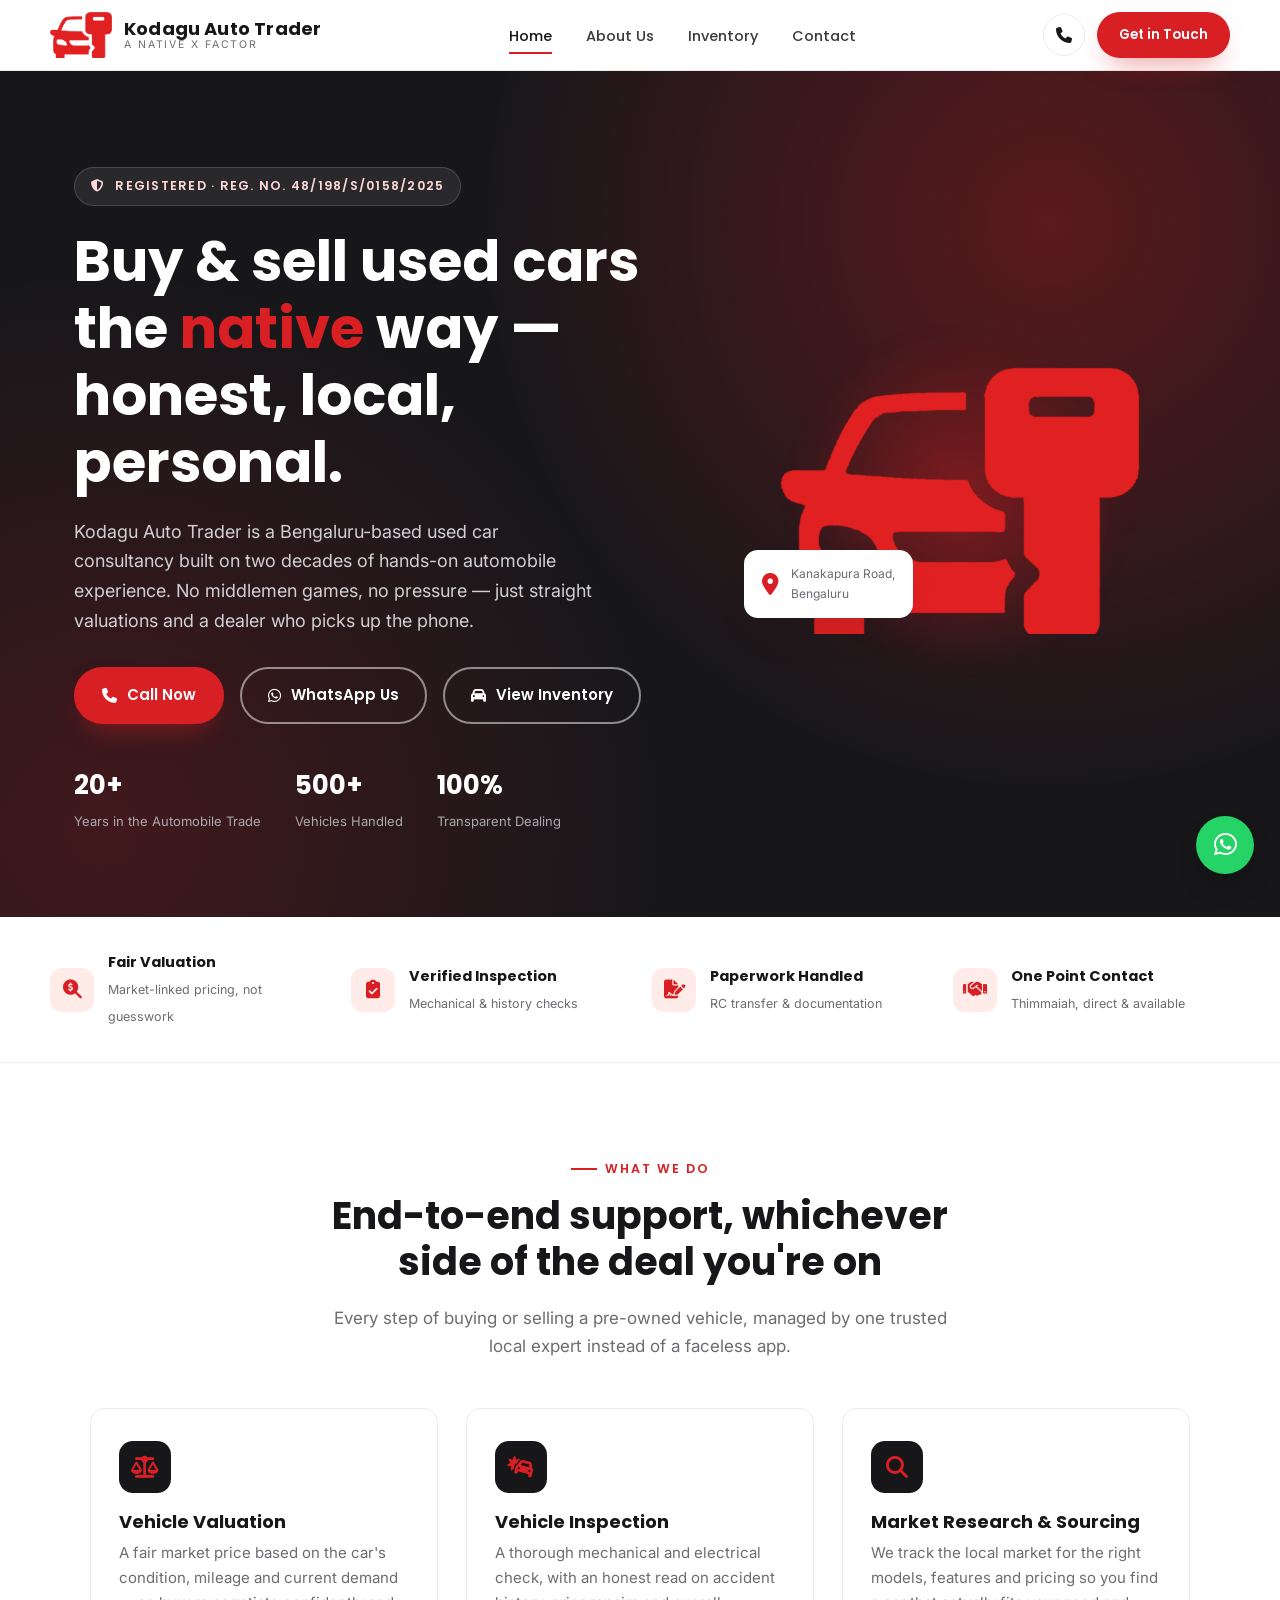
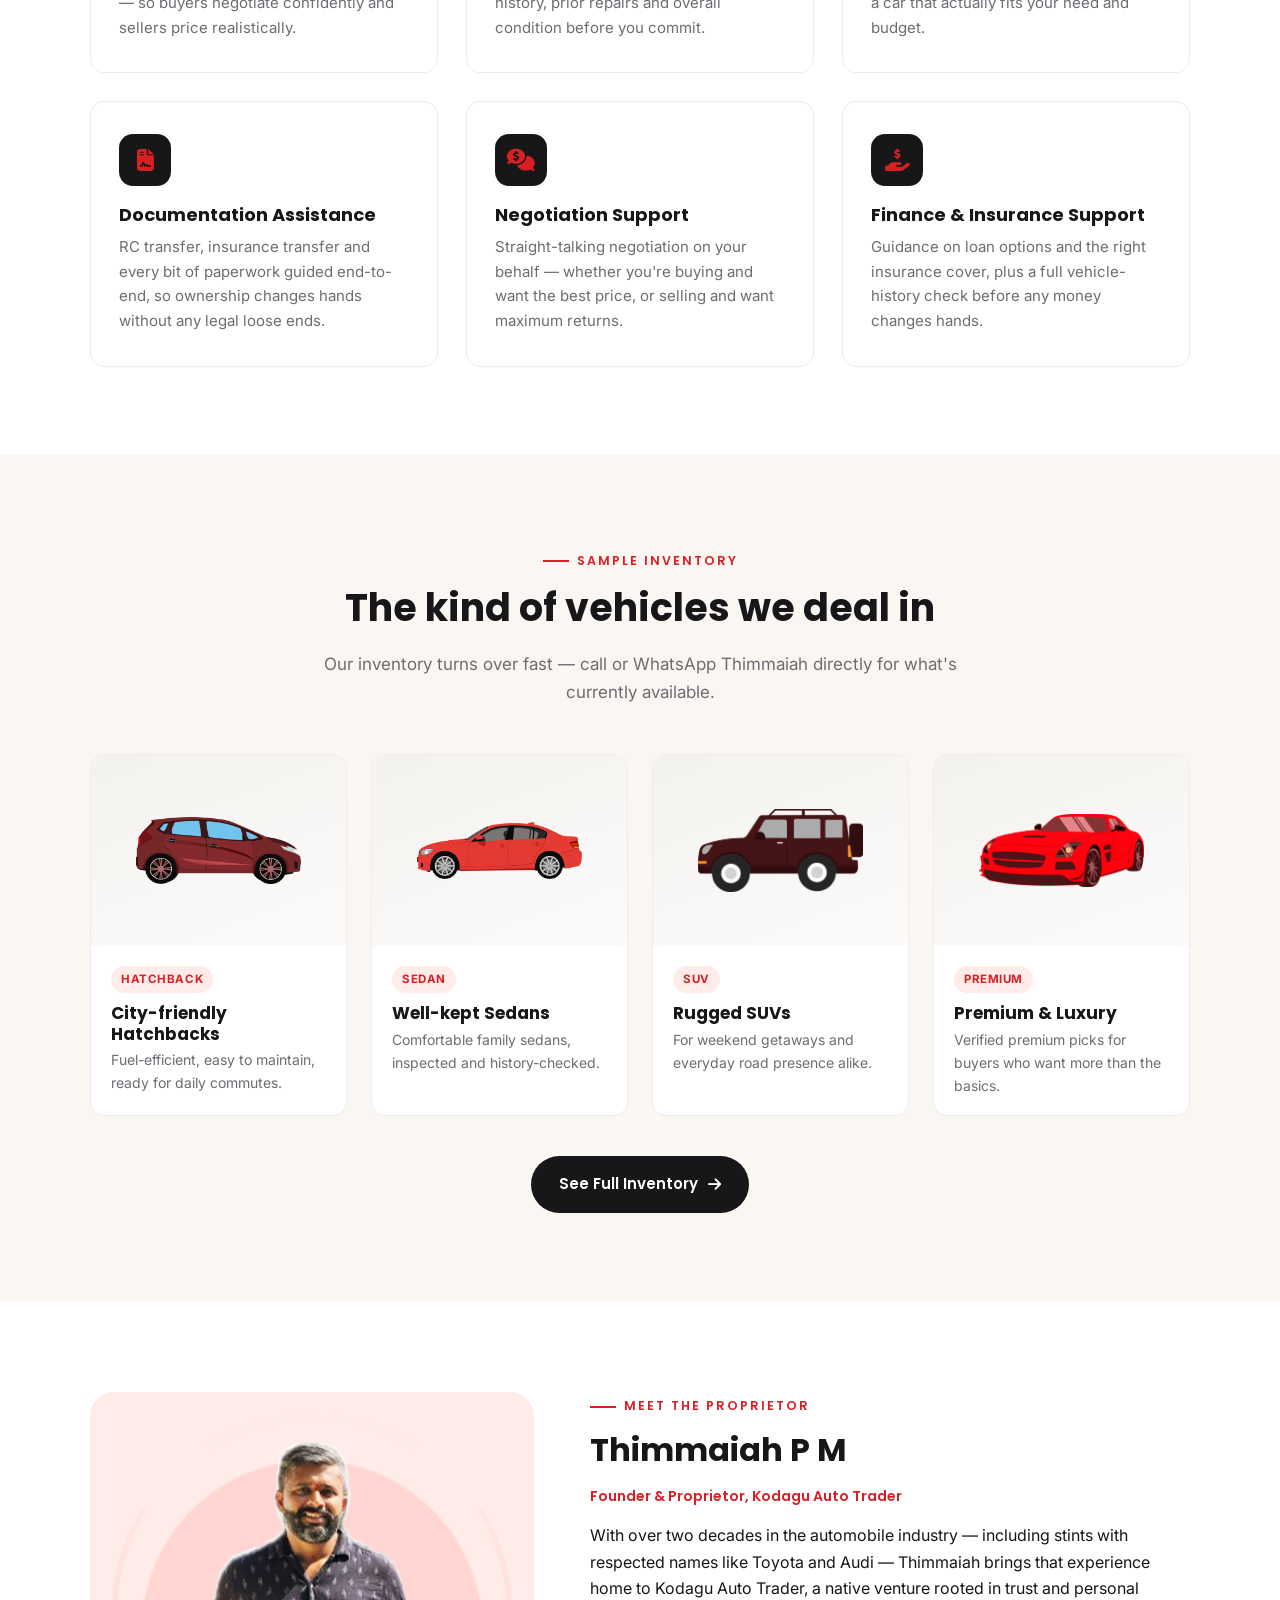
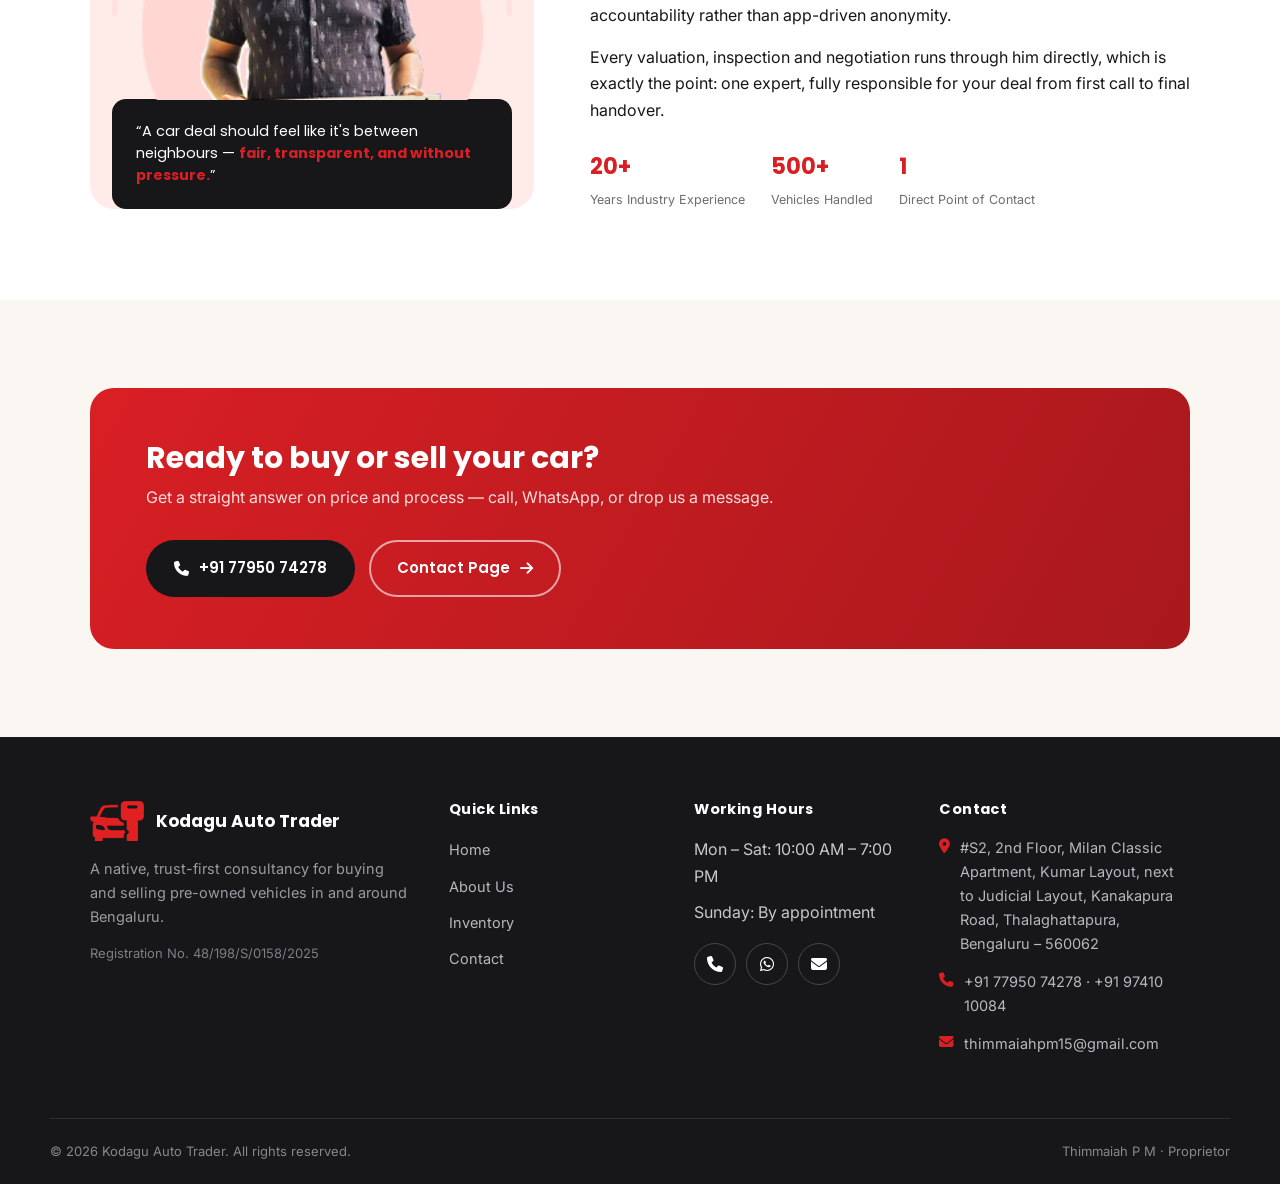
<file: index.html>
<!doctype html>
<html lang="en">
<head>
<meta charset="UTF-8">
<meta name="viewport" content="width=device-width, initial-scale=1.0">
<title>Kodagu Auto Trader | Trusted Used Car Buying &amp; Selling in Bengaluru</title>
<meta name="description" content="Kodagu Auto Trader is a native, trust-first used car consultancy in Bengaluru led by Thimmaiah P M — vehicle valuation, inspection, sourcing, documentation and negotiation support for buying or selling pre-owned cars.">
<meta name="keywords" content="Kodagu Auto Trader, used cars Bengaluru, sell used car, buy used car, car valuation, car inspection, Thalaghattapura, Kanakapura road, pre-owned cars Bangalore">
<meta name="author" content="Kodagu Auto Trader">
<meta name="robots" content="index, follow">
<link rel="canonical" href="https://kodaguautotrader.com/">
<meta name="theme-color" content="#d81f24">

<!-- Open Graph / Facebook / WhatsApp -->
<meta property="og:type" content="website">
<meta property="og:site_name" content="Kodagu Auto Trader">
<meta property="og:url" content="https://kodaguautotrader.com/">
<meta property="og:title" content="Kodagu Auto Trader | Trusted Used Car Buying &amp; Selling in Bengaluru">
<meta property="og:description" content="A native, trust-first used car consultancy in Bengaluru led by Thimmaiah P M — valuation, inspection, sourcing, documentation and negotiation support for buying or selling pre-owned cars.">
<meta property="og:image" content="https://kodaguautotrader.com/assets/images/og/og-default.jpg">
<meta property="og:image:width" content="1200">
<meta property="og:image:height" content="630">
<meta property="og:image:alt" content="Kodagu Auto Trader — A Native X Factor">
<meta property="og:locale" content="en_IN">

<!-- Twitter -->
<meta name="twitter:card" content="summary_large_image">
<meta name="twitter:title" content="Kodagu Auto Trader | Trusted Used Car Buying &amp; Selling in Bengaluru">
<meta name="twitter:description" content="A native, trust-first used car consultancy in Bengaluru led by Thimmaiah P M.">
<meta name="twitter:image" content="https://kodaguautotrader.com/assets/images/og/og-default.jpg">

<link rel="icon" type="image/png" href="assets/images/logo/favicon-32.png">
<link rel="apple-touch-icon" href="assets/images/logo/favicon-180.png">
<link rel="preconnect" href="https://fonts.googleapis.com">
<link href="https://fonts.googleapis.com/css2?family=Inter:wght@400;500;600;700&family=Poppins:wght@500;600;700;800&display=swap" rel="stylesheet">
<link rel="stylesheet" href="https://cdnjs.cloudflare.com/ajax/libs/font-awesome/6.5.1/css/all.min.css">
<link rel="stylesheet" href="assets/css/style.css">
<script type="application/ld+json">
{
  "@context": "https://schema.org",
  "@type": "AutomotiveBusiness",
  "name": "Kodagu Auto Trader",
  "alternateName": "A Native X Factor",
  "image": "https://kodaguautotrader.com/assets/images/og/og-default.jpg",
  "logo": "https://kodaguautotrader.com/assets/images/logo/icon.png",
  "url": "https://kodaguautotrader.com/",
  "telephone": ["+91-7795074278", "+91-9741010084"],
  "email": "thimmaiahpm15@gmail.com",
  "priceRange": "$$",
  "address": {
    "@type": "PostalAddress",
    "streetAddress": "#S2, 2nd Floor, Milan Classic Apartment, Kumar Layout, next to Judicial Layout, Kanakapura Road, Thalaghattapura",
    "addressLocality": "Bengaluru",
    "addressRegion": "Karnataka",
    "postalCode": "560062",
    "addressCountry": "IN"
  },
  "founder": {
    "@type": "Person",
    "name": "Thimmaiah P M"
  },
  "openingHoursSpecification": [
    { "@type": "OpeningHoursSpecification", "dayOfWeek": ["Monday","Tuesday","Wednesday","Thursday","Friday","Saturday"], "opens": "10:00", "closes": "19:00" }
  ]
}
</script>
</head>
<body>

<header class="site-header">
  <div class="container header-inner">
    <a href="/" class="brand">
      <img src="assets/images/logo/icon.png" alt="Kodagu Auto Trader">
      <span class="brand-text"><strong>Kodagu Auto Trader</strong><span>A Native X Factor</span></span>
    </a>
    <nav class="main-nav">
      <ul>
        <li><a href="/" class="active">Home</a></li>
        <li><a href="/about">About Us</a></li>
        <li><a href="/inventory">Inventory</a></li>
        <li><a href="/contact">Contact</a></li>
      </ul>
    </nav>
    <div class="header-actions">
      <a href="tel:+917795074278" class="icon-btn call-desktop" title="Call us"><i class="fas fa-phone"></i></a>
      <a href="/contact" class="btn btn-primary btn-sm">Get in Touch</a>
      <button class="nav-toggle" aria-label="Toggle menu"><span></span><span></span><span></span></button>
    </div>
  </div>
</header>

<section class="hero">
  <div class="container hero-inner">
    <div class="hero-copy">
      <span class="hero-eyebrow"><i class="fas fa-shield-halved"></i> Registered &middot; Reg. No. 48/198/S/0158/2025</span>
      <h1>Buy &amp; sell used cars the <em>native</em> way &mdash; honest, local, personal.</h1>
      <p class="lead">Kodagu Auto Trader is a Bengaluru-based used car consultancy built on two decades of hands-on automobile experience. No middlemen games, no pressure &mdash; just straight valuations and a dealer who picks up the phone.</p>
      <div class="hero-actions">
        <a href="tel:+917795074278" class="btn btn-primary"><i class="fas fa-phone"></i> Call Now</a>
        <a href="https://wa.me/917795074278" target="_blank" rel="noopener" class="btn btn-outline"><i class="fab fa-whatsapp"></i> WhatsApp Us</a>
        <a href="/inventory" class="btn btn-outline"><i class="fas fa-car"></i> View Inventory</a>
      </div>
      <div class="hero-stats">
        <div><strong data-count="20" data-suffix="+">0+</strong><span>Years in the Automobile Trade</span></div>
        <div><strong data-count="500" data-suffix="+">0+</strong><span>Vehicles Handled</span></div>
        <div><strong data-count="100" data-suffix="%">0%</strong><span>Transparent Dealing</span></div>
      </div>
    </div>
    <div class="hero-visual">
      <div class="glow"></div>
      <img src="assets/images/logo/icon.png" alt="Kodagu Auto Trader mark">
      <div class="hero-badge">
        <span class="num"><i class="fas fa-map-marker-alt"></i></span>
        <span>Kanakapura Road,<br>Bengaluru</span>
      </div>
    </div>
  </div>
</section>

<section class="trust-strip">
  <div class="container trust-grid">
    <div class="trust-item reveal">
      <div class="ic"><i class="fas fa-magnifying-glass-dollar"></i></div>
      <div><strong>Fair Valuation</strong><span>Market-linked pricing, not guesswork</span></div>
    </div>
    <div class="trust-item reveal">
      <div class="ic"><i class="fas fa-clipboard-check"></i></div>
      <div><strong>Verified Inspection</strong><span>Mechanical &amp; history checks</span></div>
    </div>
    <div class="trust-item reveal">
      <div class="ic"><i class="fas fa-file-signature"></i></div>
      <div><strong>Paperwork Handled</strong><span>RC transfer &amp; documentation</span></div>
    </div>
    <div class="trust-item reveal">
      <div class="ic"><i class="fas fa-handshake"></i></div>
      <div><strong>One Point Contact</strong><span>Thimmaiah, direct &amp; available</span></div>
    </div>
  </div>
</section>

<section class="section">
  <div class="container">
    <div class="section-head center reveal">
      <span class="eyebrow">What We Do</span>
      <h2>End-to-end support, whichever side of the deal you're on</h2>
      <p>Every step of buying or selling a pre-owned vehicle, managed by one trusted local expert instead of a faceless app.</p>
    </div>
    <div class="grid-3">
      <div class="service-card reveal">
        <div class="ic"><i class="fas fa-scale-balanced"></i></div>
        <h3>Vehicle Valuation</h3>
        <p>A fair market price based on the car's condition, mileage and current demand &mdash; so buyers negotiate confidently and sellers price realistically.</p>
      </div>
      <div class="service-card reveal">
        <div class="ic"><i class="fas fa-car-burst"></i></div>
        <h3>Vehicle Inspection</h3>
        <p>A thorough mechanical and electrical check, with an honest read on accident history, prior repairs and overall condition before you commit.</p>
      </div>
      <div class="service-card reveal">
        <div class="ic"><i class="fas fa-magnifying-glass"></i></div>
        <h3>Market Research &amp; Sourcing</h3>
        <p>We track the local market for the right models, features and pricing so you find a car that actually fits your need and budget.</p>
      </div>
      <div class="service-card reveal">
        <div class="ic"><i class="fas fa-file-contract"></i></div>
        <h3>Documentation Assistance</h3>
        <p>RC transfer, insurance transfer and every bit of paperwork guided end-to-end, so ownership changes hands without any legal loose ends.</p>
      </div>
      <div class="service-card reveal">
        <div class="ic"><i class="fas fa-comments-dollar"></i></div>
        <h3>Negotiation Support</h3>
        <p>Straight-talking negotiation on your behalf &mdash; whether you're buying and want the best price, or selling and want maximum returns.</p>
      </div>
      <div class="service-card reveal">
        <div class="ic"><i class="fas fa-hand-holding-dollar"></i></div>
        <h3>Finance &amp; Insurance Support</h3>
        <p>Guidance on loan options and the right insurance cover, plus a full vehicle-history check before any money changes hands.</p>
      </div>
    </div>
  </div>
</section>

<section class="section section--cream">
  <div class="container">
    <div class="section-head center reveal">
      <span class="eyebrow">Sample Inventory</span>
      <h2>The kind of vehicles we deal in</h2>
      <p>Our inventory turns over fast &mdash; call or WhatsApp Thimmaiah directly for what's currently available.</p>
    </div>
    <div class="grid-4">
      <div class="car-card reveal">
        <div class="img-wrap"><img src="assets/images/inventory/icons/hatchback.png" alt="Hatchback icon"></div>
        <div class="body"><span class="tag">Hatchback</span><h3>City-friendly Hatchbacks</h3><p>Fuel-efficient, easy to maintain, ready for daily commutes.</p></div>
      </div>
      <div class="car-card reveal">
        <div class="img-wrap"><img src="assets/images/inventory/icons/sedan.png" alt="Sedan icon"></div>
        <div class="body"><span class="tag">Sedan</span><h3>Well-kept Sedans</h3><p>Comfortable family sedans, inspected and history-checked.</p></div>
      </div>
      <div class="car-card reveal">
        <div class="img-wrap"><img src="assets/images/inventory/icons/suv.png" alt="SUV icon"></div>
        <div class="body"><span class="tag">SUV</span><h3>Rugged SUVs</h3><p>For weekend getaways and everyday road presence alike.</p></div>
      </div>
      <div class="car-card reveal">
        <div class="img-wrap"><img src="assets/images/inventory/icons/premium.png" alt="Premium car icon"></div>
        <div class="body"><span class="tag">Premium</span><h3>Premium &amp; Luxury</h3><p>Verified premium picks for buyers who want more than the basics.</p></div>
      </div>
    </div>
    <div style="text-align:center; margin-top:40px;">
      <a href="/inventory" class="btn btn-dark">See Full Inventory <i class="fas fa-arrow-right"></i></a>
    </div>
  </div>
</section>

<section class="section">
  <div class="container">
    <div class="proprietor">
      <div class="proprietor-photo reveal">
        <img src="assets/images/team/thimmaiah.png" alt="Thimmaiah P M, Proprietor, Kodagu Auto Trader">
        <div class="proprietor-quote">&ldquo;A car deal should feel like it's between neighbours &mdash; <strong>fair, transparent, and without pressure.</strong>&rdquo;</div>
      </div>
      <div class="reveal">
        <span class="eyebrow">Meet the Proprietor</span>
        <h2>Thimmaiah P M</h2>
        <span class="role">Founder &amp; Proprietor, Kodagu Auto Trader</span>
        <p>With over two decades in the automobile industry &mdash; including stints with respected names like Toyota and Audi &mdash; Thimmaiah brings that experience home to Kodagu Auto Trader, a native venture rooted in trust and personal accountability rather than app-driven anonymity.</p>
        <p>Every valuation, inspection and negotiation runs through him directly, which is exactly the point: one expert, fully responsible for your deal from first call to final handover.</p>
        <div class="facts">
          <div><strong>20+</strong><span>Years Industry Experience</span></div>
          <div><strong>500+</strong><span>Vehicles Handled</span></div>
          <div><strong>1</strong><span>Direct Point of Contact</span></div>
        </div>
      </div>
    </div>
  </div>
</section>

<section class="section section--cream">
  <div class="container">
    <div class="cta-banner reveal">
      <div>
        <h2>Ready to buy or sell your car?</h2>
        <p>Get a straight answer on price and process &mdash; call, WhatsApp, or drop us a message.</p>
      </div>
      <div class="cta-actions">
        <a href="tel:+917795074278" class="btn btn-dark"><i class="fas fa-phone"></i> +91 77950 74278</a>
        <a href="/contact" class="btn btn-outline">Contact Page <i class="fas fa-arrow-right"></i></a>
      </div>
    </div>
  </div>
</section>

<footer class="site-footer">
  <div class="container footer-grid">
    <div>
      <div class="footer-brand">
        <img src="assets/images/logo/icon.png" alt="Kodagu Auto Trader">
        <strong>Kodagu Auto Trader</strong>
      </div>
      <p>A native, trust-first consultancy for buying and selling pre-owned vehicles in and around Bengaluru.</p>
      <p style="color:#7d7d84; font-size:13px;">Registration No. 48/198/S/0158/2025</p>
    </div>
    <div>
      <h4>Quick Links</h4>
      <ul class="footer-links">
        <li><a href="/">Home</a></li>
        <li><a href="/about">About Us</a></li>
        <li><a href="/inventory">Inventory</a></li>
        <li><a href="/contact">Contact</a></li>
      </ul>
    </div>
    <div>
      <h4>Working Hours</h4>
      <ul class="footer-links">
        <li>Mon &ndash; Sat: 10:00 AM &ndash; 7:00 PM</li>
        <li>Sunday: By appointment</li>
      </ul>
      <div class="footer-social">
        <a href="tel:+917795074278" class="icon-btn" style="border-color:rgba(255,255,255,0.2); color:#fff;"><i class="fas fa-phone"></i></a>
        <a href="https://wa.me/917795074278" target="_blank" rel="noopener" class="icon-btn" style="border-color:rgba(255,255,255,0.2); color:#fff;"><i class="fab fa-whatsapp"></i></a>
        <a href="mailto:thimmaiahpm15@gmail.com" class="icon-btn" style="border-color:rgba(255,255,255,0.2); color:#fff;"><i class="fas fa-envelope"></i></a>
      </div>
    </div>
    <div>
      <h4>Contact</h4>
      <ul class="footer-contact">
        <li><i class="fas fa-location-dot"></i> #S2, 2nd Floor, Milan Classic Apartment, Kumar Layout, next to Judicial Layout, Kanakapura Road, Thalaghattapura, Bengaluru &ndash; 560062</li>
        <li><i class="fas fa-phone"></i> +91 77950 74278 &middot; +91 97410 10084</li>
        <li><i class="fas fa-envelope"></i> thimmaiahpm15@gmail.com</li>
      </ul>
    </div>
  </div>
  <div class="container footer-bottom">
    <span>&copy; <span id="year"></span> Kodagu Auto Trader. All rights reserved.</span>
    <span>Thimmaiah P M &middot; Proprietor</span>
  </div>
</footer>

<a href="https://wa.me/917795074278" target="_blank" rel="noopener" class="whatsapp-float" title="Chat on WhatsApp"><i class="fab fa-whatsapp"></i></a>
<div class="back-top" title="Back to top"><i class="fas fa-arrow-up"></i></div>

<script src="assets/js/main.js"></script>
<script>document.getElementById("year").textContent = new Date().getFullYear();</script>
</body>
</html>
</file>
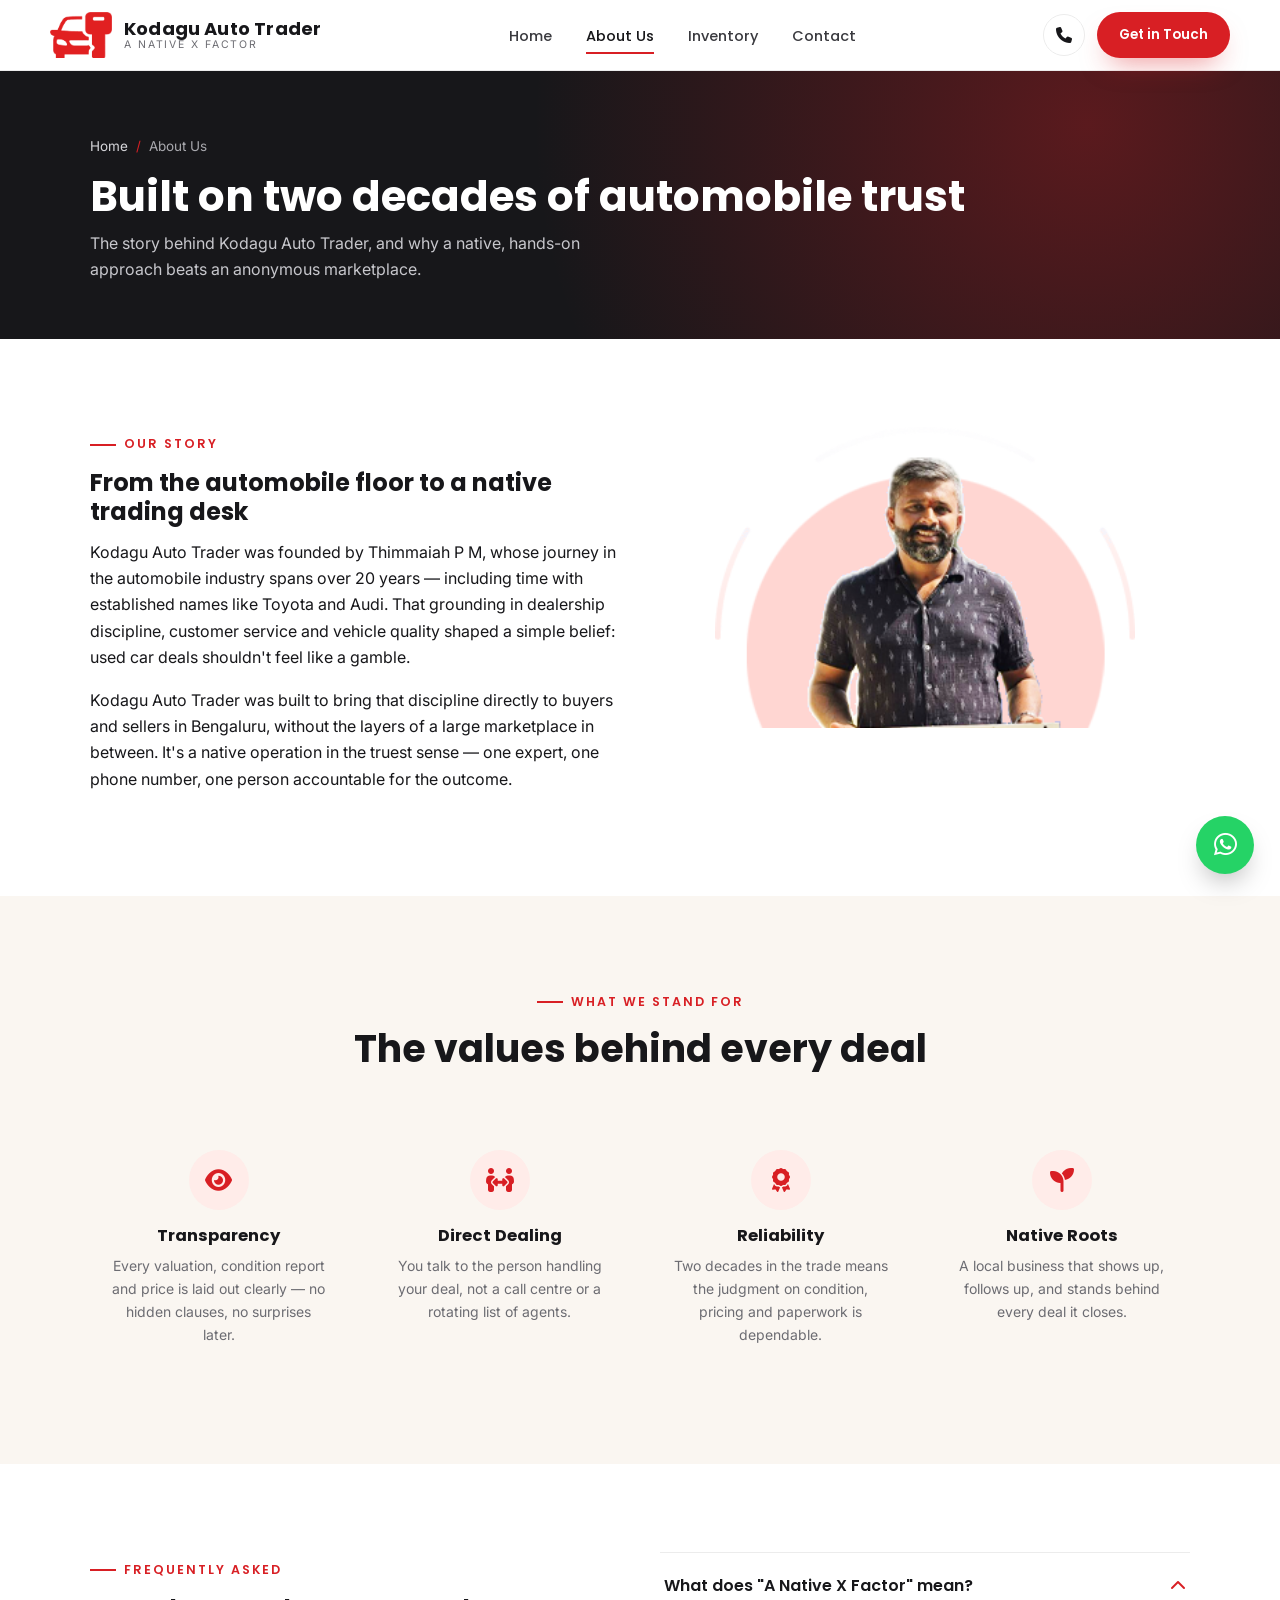
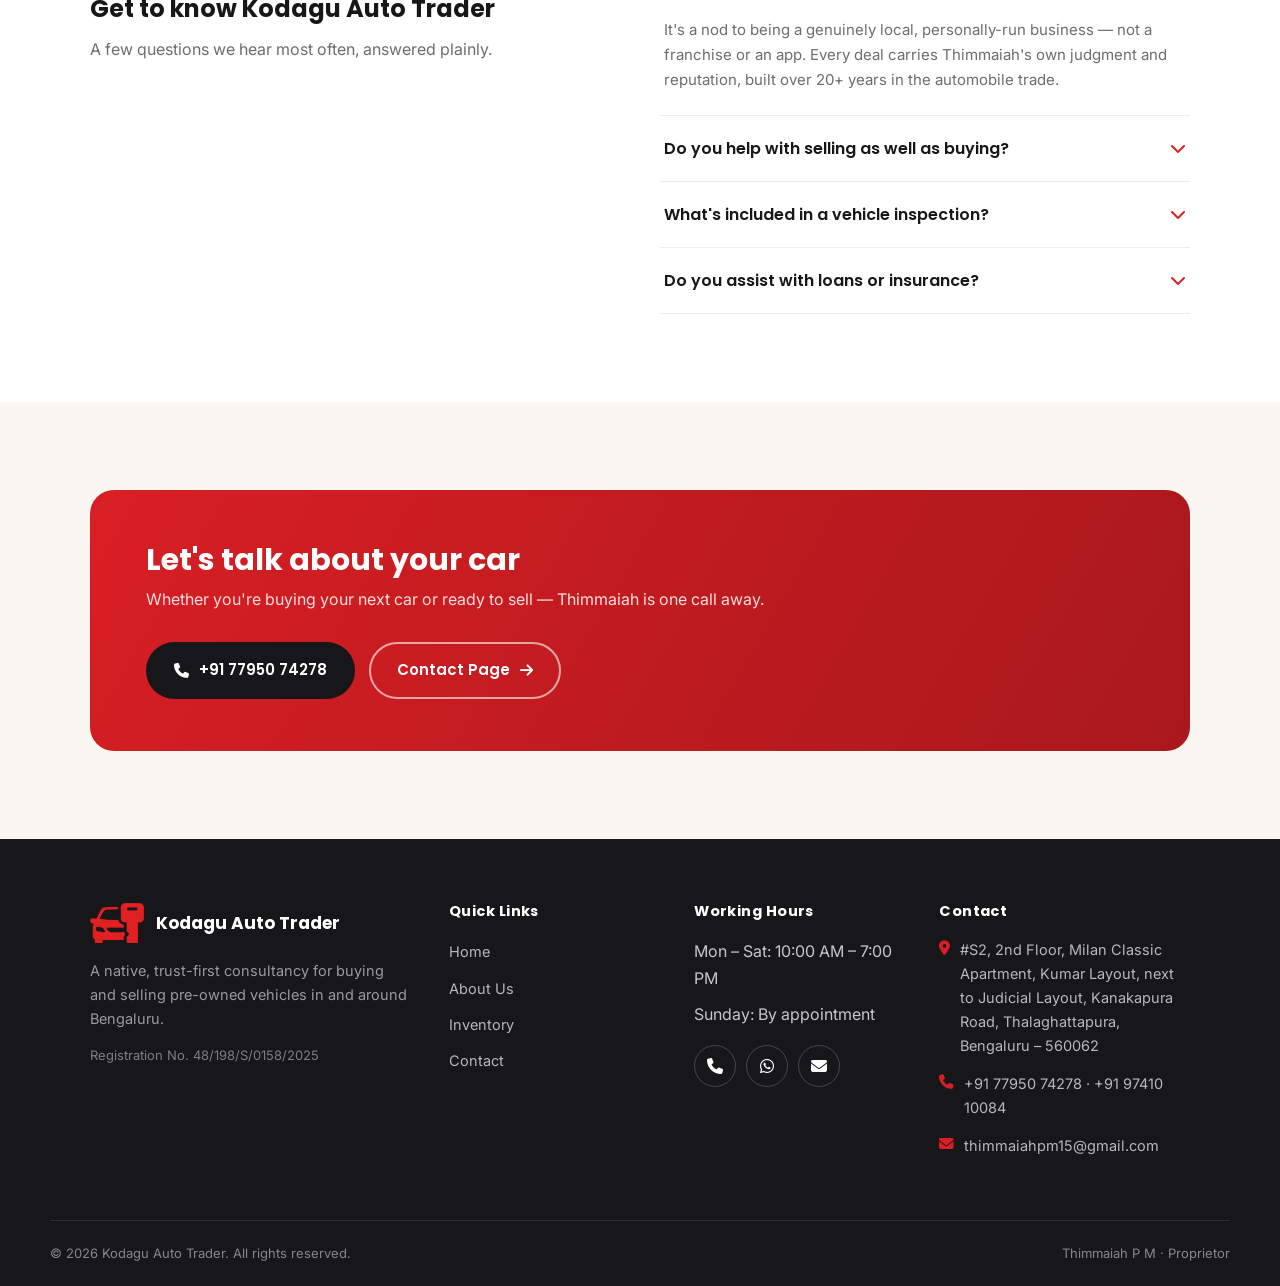
<file: about.html>
<!doctype html>
<html lang="en">
<head>
<meta charset="UTF-8">
<meta name="viewport" content="width=device-width, initial-scale=1.0">
<title>About Us | Kodagu Auto Trader</title>
<meta name="description" content="Learn about Kodagu Auto Trader, a native Bengaluru used car consultancy led by Thimmaiah P M, and the values that shape every deal.">
<meta name="author" content="Kodagu Auto Trader">
<meta name="robots" content="index, follow">
<link rel="canonical" href="https://kodaguautotrader.com/about">
<meta name="theme-color" content="#d81f24">

<!-- Open Graph / Facebook / WhatsApp -->
<meta property="og:type" content="website">
<meta property="og:site_name" content="Kodagu Auto Trader">
<meta property="og:url" content="https://kodaguautotrader.com/about">
<meta property="og:title" content="About Us | Kodagu Auto Trader">
<meta property="og:description" content="Learn about Kodagu Auto Trader, a native Bengaluru used car consultancy led by Thimmaiah P M, and the values that shape every deal.">
<meta property="og:image" content="https://kodaguautotrader.com/assets/images/og/og-default.jpg">
<meta property="og:image:width" content="1200">
<meta property="og:image:height" content="630">
<meta property="og:image:alt" content="Kodagu Auto Trader — A Native X Factor">
<meta property="og:locale" content="en_IN">

<!-- Twitter -->
<meta name="twitter:card" content="summary_large_image">
<meta name="twitter:title" content="About Us | Kodagu Auto Trader">
<meta name="twitter:description" content="A native Bengaluru used car consultancy led by Thimmaiah P M.">
<meta name="twitter:image" content="https://kodaguautotrader.com/assets/images/og/og-default.jpg">

<link rel="icon" type="image/png" href="assets/images/logo/favicon-32.png">
<link rel="apple-touch-icon" href="assets/images/logo/favicon-180.png">
<link rel="preconnect" href="https://fonts.googleapis.com">
<link href="https://fonts.googleapis.com/css2?family=Inter:wght@400;500;600;700&family=Poppins:wght@500;600;700;800&display=swap" rel="stylesheet">
<link rel="stylesheet" href="https://cdnjs.cloudflare.com/ajax/libs/font-awesome/6.5.1/css/all.min.css">
<link rel="stylesheet" href="assets/css/style.css">
</head>
<body>

<header class="site-header">
  <div class="container header-inner">
    <a href="/" class="brand">
      <img src="assets/images/logo/icon.png" alt="Kodagu Auto Trader">
      <span class="brand-text"><strong>Kodagu Auto Trader</strong><span>A Native X Factor</span></span>
    </a>
    <nav class="main-nav">
      <ul>
        <li><a href="/">Home</a></li>
        <li><a href="/about" class="active">About Us</a></li>
        <li><a href="/inventory">Inventory</a></li>
        <li><a href="/contact">Contact</a></li>
      </ul>
    </nav>
    <div class="header-actions">
      <a href="tel:+917795074278" class="icon-btn call-desktop" title="Call us"><i class="fas fa-phone"></i></a>
      <a href="/contact" class="btn btn-primary btn-sm">Get in Touch</a>
      <button class="nav-toggle" aria-label="Toggle menu"><span></span><span></span><span></span></button>
    </div>
  </div>
</header>

<section class="page-banner">
  <div class="container">
    <div class="breadcrumb"><a href="/">Home</a><span>/</span>About Us</div>
    <h1>Built on two decades of automobile trust</h1>
    <p>The story behind Kodagu Auto Trader, and why a native, hands-on approach beats an anonymous marketplace.</p>
  </div>
</section>

<section class="section">
  <div class="container">
    <div class="grid-2">
      <div class="reveal">
        <span class="eyebrow">Our Story</span>
        <h2>From the automobile floor to a native trading desk</h2>
        <p>Kodagu Auto Trader was founded by Thimmaiah P M, whose journey in the automobile industry spans over 20 years &mdash; including time with established names like Toyota and Audi. That grounding in dealership discipline, customer service and vehicle quality shaped a simple belief: used car deals shouldn't feel like a gamble.</p>
        <p>Kodagu Auto Trader was built to bring that discipline directly to buyers and sellers in Bengaluru, without the layers of a large marketplace in between. It's a native operation in the truest sense &mdash; one expert, one phone number, one person accountable for the outcome.</p>
      </div>
      <div class="reveal">
        <img src="assets/images/team/thimmaiah.png" alt="Thimmaiah P M" style="border-radius:20px; width:100%; max-width:420px; margin:0 auto; display:block;">
      </div>
    </div>
  </div>
</section>

<section class="section section--cream">
  <div class="container">
    <div class="section-head center reveal">
      <span class="eyebrow">What We Stand For</span>
      <h2>The values behind every deal</h2>
    </div>
    <div class="value-grid">
      <div class="value-card reveal">
        <div class="ic"><i class="fas fa-eye"></i></div>
        <h3>Transparency</h3>
        <p>Every valuation, condition report and price is laid out clearly &mdash; no hidden clauses, no surprises later.</p>
      </div>
      <div class="value-card reveal">
        <div class="ic"><i class="fas fa-people-arrows"></i></div>
        <h3>Direct Dealing</h3>
        <p>You talk to the person handling your deal, not a call centre or a rotating list of agents.</p>
      </div>
      <div class="value-card reveal">
        <div class="ic"><i class="fas fa-award"></i></div>
        <h3>Reliability</h3>
        <p>Two decades in the trade means the judgment on condition, pricing and paperwork is dependable.</p>
      </div>
      <div class="value-card reveal">
        <div class="ic"><i class="fas fa-seedling"></i></div>
        <h3>Native Roots</h3>
        <p>A local business that shows up, follows up, and stands behind every deal it closes.</p>
      </div>
    </div>
  </div>
</section>

<section class="section">
  <div class="container">
    <div class="grid-2">
      <div class="reveal">
        <span class="eyebrow">Frequently Asked</span>
        <h2>Get to know Kodagu Auto Trader</h2>
        <p style="color:var(--muted);">A few questions we hear most often, answered plainly.</p>
      </div>
      <div class="reveal">
        <div class="accordion open">
          <div class="accordion-item open">
            <button class="accordion-head">What does "A Native X Factor" mean? <span class="chev"><i class="fas fa-chevron-down"></i></span></button>
            <div class="accordion-body"><div class="accordion-body-inner">It's a nod to being a genuinely local, personally-run business &mdash; not a franchise or an app. Every deal carries Thimmaiah's own judgment and reputation, built over 20+ years in the automobile trade.</div></div>
          </div>
          <div class="accordion-item">
            <button class="accordion-head">Do you help with selling as well as buying? <span class="chev"><i class="fas fa-chevron-down"></i></span></button>
            <div class="accordion-body"><div class="accordion-body-inner">Yes. We handle valuation, inspection, market sourcing, negotiation and documentation for sellers looking to get a fair price, and for buyers looking for a verified, well-priced car.</div></div>
          </div>
          <div class="accordion-item">
            <button class="accordion-head">What's included in a vehicle inspection? <span class="chev"><i class="fas fa-chevron-down"></i></span></button>
            <div class="accordion-body"><div class="accordion-body-inner">
              A check of the mechanical and electrical systems, signs of accidents or prior repairs, and an honest read on overall condition.
              <ul>
                <li>Engine, transmission and electrical health</li>
                <li>Body and paint condition, accident history</li>
                <li>Documentation and ownership verification</li>
              </ul>
            </div></div>
          </div>
          <div class="accordion-item">
            <button class="accordion-head">Do you assist with loans or insurance? <span class="chev"><i class="fas fa-chevron-down"></i></span></button>
            <div class="accordion-body"><div class="accordion-body-inner">We guide you on financing options and suitable insurance cover, and help make sense of the transfer process so you're not left figuring it out alone.</div></div>
          </div>
        </div>
      </div>
    </div>
  </div>
</section>

<section class="section section--cream">
  <div class="container">
    <div class="cta-banner reveal">
      <div>
        <h2>Let's talk about your car</h2>
        <p>Whether you're buying your next car or ready to sell &mdash; Thimmaiah is one call away.</p>
      </div>
      <div class="cta-actions">
        <a href="tel:+917795074278" class="btn btn-dark"><i class="fas fa-phone"></i> +91 77950 74278</a>
        <a href="/contact" class="btn btn-outline">Contact Page <i class="fas fa-arrow-right"></i></a>
      </div>
    </div>
  </div>
</section>

<footer class="site-footer">
  <div class="container footer-grid">
    <div>
      <div class="footer-brand">
        <img src="assets/images/logo/icon.png" alt="Kodagu Auto Trader">
        <strong>Kodagu Auto Trader</strong>
      </div>
      <p>A native, trust-first consultancy for buying and selling pre-owned vehicles in and around Bengaluru.</p>
      <p style="color:#7d7d84; font-size:13px;">Registration No. 48/198/S/0158/2025</p>
    </div>
    <div>
      <h4>Quick Links</h4>
      <ul class="footer-links">
        <li><a href="/">Home</a></li>
        <li><a href="/about">About Us</a></li>
        <li><a href="/inventory">Inventory</a></li>
        <li><a href="/contact">Contact</a></li>
      </ul>
    </div>
    <div>
      <h4>Working Hours</h4>
      <ul class="footer-links">
        <li>Mon &ndash; Sat: 10:00 AM &ndash; 7:00 PM</li>
        <li>Sunday: By appointment</li>
      </ul>
      <div class="footer-social">
        <a href="tel:+917795074278" class="icon-btn" style="border-color:rgba(255,255,255,0.2); color:#fff;"><i class="fas fa-phone"></i></a>
        <a href="https://wa.me/917795074278" target="_blank" rel="noopener" class="icon-btn" style="border-color:rgba(255,255,255,0.2); color:#fff;"><i class="fab fa-whatsapp"></i></a>
        <a href="mailto:thimmaiahpm15@gmail.com" class="icon-btn" style="border-color:rgba(255,255,255,0.2); color:#fff;"><i class="fas fa-envelope"></i></a>
      </div>
    </div>
    <div>
      <h4>Contact</h4>
      <ul class="footer-contact">
        <li><i class="fas fa-location-dot"></i> #S2, 2nd Floor, Milan Classic Apartment, Kumar Layout, next to Judicial Layout, Kanakapura Road, Thalaghattapura, Bengaluru &ndash; 560062</li>
        <li><i class="fas fa-phone"></i> +91 77950 74278 &middot; +91 97410 10084</li>
        <li><i class="fas fa-envelope"></i> thimmaiahpm15@gmail.com</li>
      </ul>
    </div>
  </div>
  <div class="container footer-bottom">
    <span>&copy; <span id="year"></span> Kodagu Auto Trader. All rights reserved.</span>
    <span>Thimmaiah P M &middot; Proprietor</span>
  </div>
</footer>

<a href="https://wa.me/917795074278" target="_blank" rel="noopener" class="whatsapp-float" title="Chat on WhatsApp"><i class="fab fa-whatsapp"></i></a>
<div class="back-top" title="Back to top"><i class="fas fa-arrow-up"></i></div>

<script src="assets/js/main.js"></script>
<script>document.getElementById("year").textContent = new Date().getFullYear();</script>
</body>
</html>
</file>
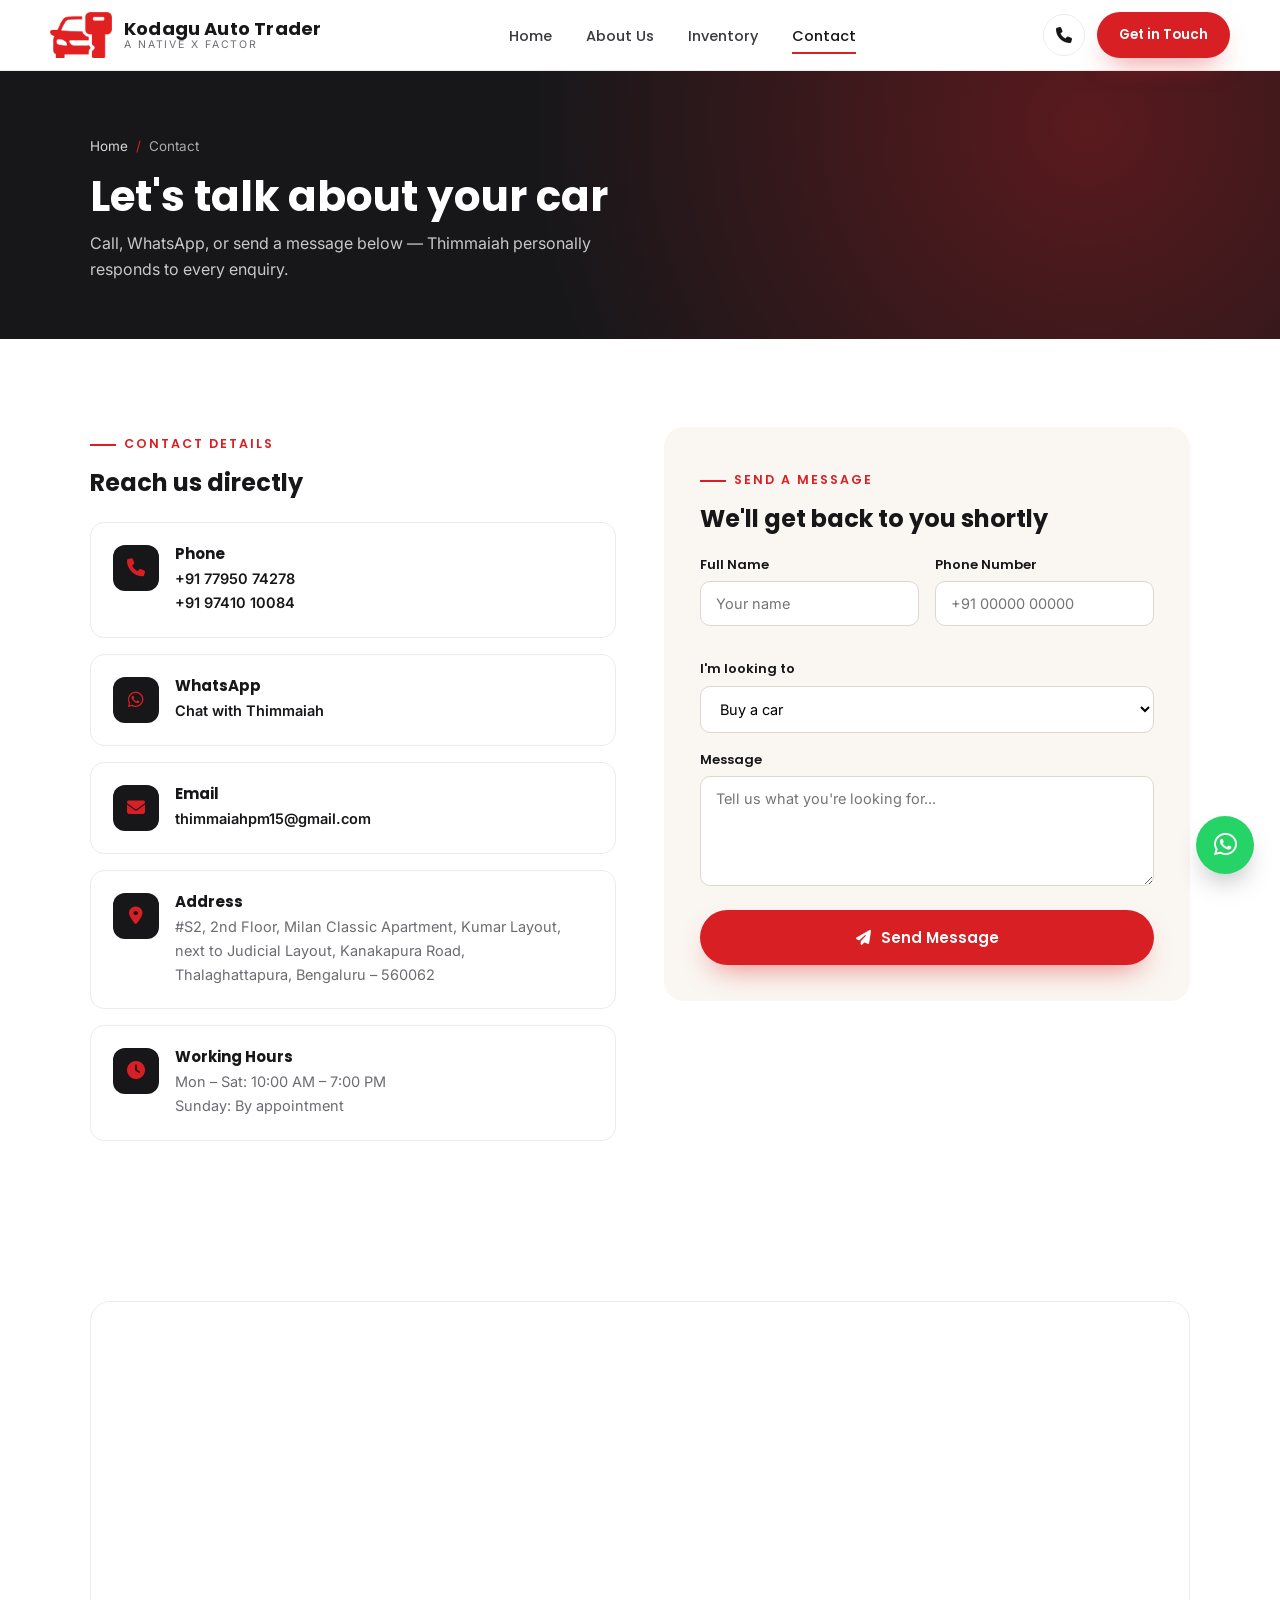
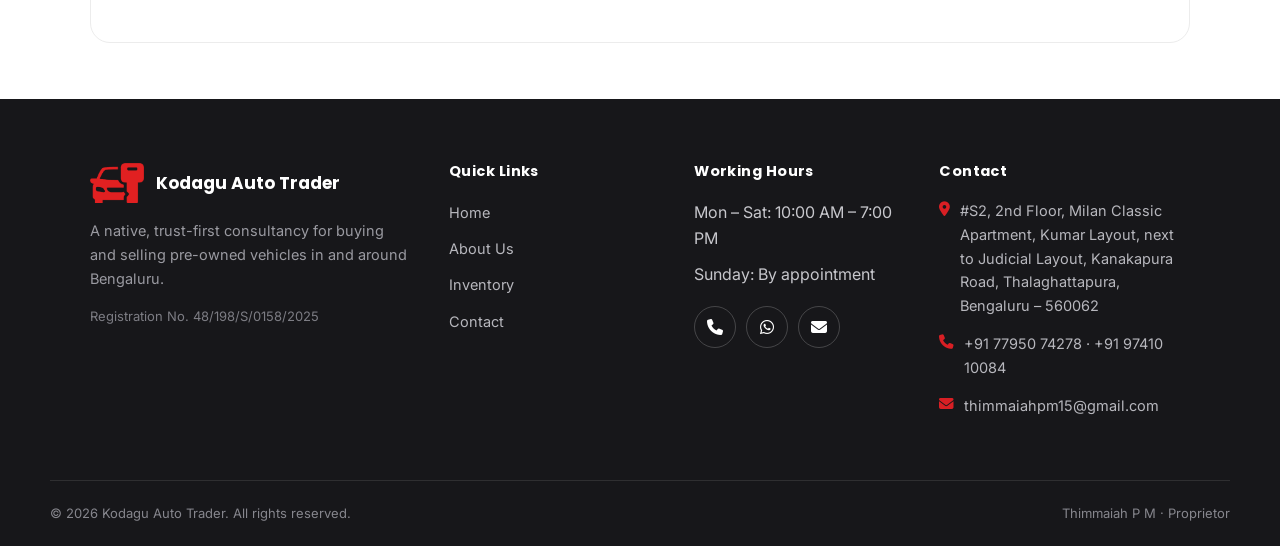
<file: contact.html>
<!doctype html>
<html lang="en">
<head>
<meta charset="UTF-8">
<meta name="viewport" content="width=device-width, initial-scale=1.0">
<title>Contact Us | Kodagu Auto Trader</title>
<meta name="description" content="Get in touch with Kodagu Auto Trader in Thalaghattapura, Bengaluru — call, WhatsApp or send a message for used car buying, selling and valuation.">
<meta name="author" content="Kodagu Auto Trader">
<meta name="robots" content="index, follow">
<link rel="canonical" href="https://kodaguautotrader.com/contact">
<meta name="theme-color" content="#d81f24">

<!-- Open Graph / Facebook / WhatsApp -->
<meta property="og:type" content="website">
<meta property="og:site_name" content="Kodagu Auto Trader">
<meta property="og:url" content="https://kodaguautotrader.com/contact">
<meta property="og:title" content="Contact Us | Kodagu Auto Trader">
<meta property="og:description" content="Get in touch with Kodagu Auto Trader on Kanakapura Road, Bengaluru — call, WhatsApp or send a message for used car buying, selling and valuation.">
<meta property="og:image" content="https://kodaguautotrader.com/assets/images/og/og-default.jpg">
<meta property="og:image:width" content="1200">
<meta property="og:image:height" content="630">
<meta property="og:image:alt" content="Kodagu Auto Trader — A Native X Factor">
<meta property="og:locale" content="en_IN">

<!-- Twitter -->
<meta name="twitter:card" content="summary_large_image">
<meta name="twitter:title" content="Contact Us | Kodagu Auto Trader">
<meta name="twitter:description" content="Call, WhatsApp or message Kodagu Auto Trader in Bengaluru.">
<meta name="twitter:image" content="https://kodaguautotrader.com/assets/images/og/og-default.jpg">

<link rel="icon" type="image/png" href="assets/images/logo/favicon-32.png">
<link rel="apple-touch-icon" href="assets/images/logo/favicon-180.png">
<link rel="preconnect" href="https://fonts.googleapis.com">
<link href="https://fonts.googleapis.com/css2?family=Inter:wght@400;500;600;700&family=Poppins:wght@500;600;700;800&display=swap" rel="stylesheet">
<link rel="stylesheet" href="https://cdnjs.cloudflare.com/ajax/libs/font-awesome/6.5.1/css/all.min.css">
<link rel="stylesheet" href="assets/css/style.css">
</head>
<body>

<header class="site-header">
  <div class="container header-inner">
    <a href="/" class="brand">
      <img src="assets/images/logo/icon.png" alt="Kodagu Auto Trader">
      <span class="brand-text"><strong>Kodagu Auto Trader</strong><span>A Native X Factor</span></span>
    </a>
    <nav class="main-nav">
      <ul>
        <li><a href="/">Home</a></li>
        <li><a href="/about">About Us</a></li>
        <li><a href="/inventory">Inventory</a></li>
        <li><a href="/contact" class="active">Contact</a></li>
      </ul>
    </nav>
    <div class="header-actions">
      <a href="tel:+917795074278" class="icon-btn call-desktop" title="Call us"><i class="fas fa-phone"></i></a>
      <a href="/contact" class="btn btn-primary btn-sm">Get in Touch</a>
      <button class="nav-toggle" aria-label="Toggle menu"><span></span><span></span><span></span></button>
    </div>
  </div>
</header>

<section class="page-banner">
  <div class="container">
    <div class="breadcrumb"><a href="/">Home</a><span>/</span>Contact</div>
    <h1>Let's talk about your car</h1>
    <p>Call, WhatsApp, or send a message below &mdash; Thimmaiah personally responds to every enquiry.</p>
  </div>
</section>

<section class="section">
  <div class="container contact-grid">
    <div class="reveal">
      <span class="eyebrow">Contact Details</span>
      <h2 style="margin-bottom:24px;">Reach us directly</h2>

      <div class="info-card">
        <div class="ic"><i class="fas fa-phone"></i></div>
        <div>
          <h4>Phone</h4>
          <p><a href="tel:+917795074278">+91 77950 74278</a></p>
          <p><a href="tel:+919741010084">+91 97410 10084</a></p>
        </div>
      </div>
      <div class="info-card">
        <div class="ic"><i class="fab fa-whatsapp"></i></div>
        <div>
          <h4>WhatsApp</h4>
          <p><a href="https://wa.me/917795074278" target="_blank" rel="noopener">Chat with Thimmaiah</a></p>
        </div>
      </div>
      <div class="info-card">
        <div class="ic"><i class="fas fa-envelope"></i></div>
        <div>
          <h4>Email</h4>
          <p><a href="mailto:thimmaiahpm15@gmail.com">thimmaiahpm15@gmail.com</a></p>
        </div>
      </div>
      <div class="info-card">
        <div class="ic"><i class="fas fa-location-dot"></i></div>
        <div>
          <h4>Address</h4>
          <p>#S2, 2nd Floor, Milan Classic Apartment, Kumar Layout,<br>next to Judicial Layout, Kanakapura Road,<br>Thalaghattapura, Bengaluru &ndash; 560062</p>
        </div>
      </div>
      <div class="info-card">
        <div class="ic"><i class="fas fa-clock"></i></div>
        <div>
          <h4>Working Hours</h4>
          <p>Mon &ndash; Sat: 10:00 AM &ndash; 7:00 PM<br>Sunday: By appointment</p>
        </div>
      </div>
    </div>

    <div class="reveal">
      <div class="form-card">
        <span class="eyebrow">Send a Message</span>
        <h2 style="margin-bottom:20px; font-size:24px;">We'll get back to you shortly</h2>
        <form action="https://formsubmit.co/thimmaiahpm15@gmail.com" method="POST">
          <input type="hidden" name="_subject" value="New enquiry from Kodagu Auto Trader website">
          <input type="hidden" name="_captcha" value="false">
          <input type="hidden" name="_template" value="table">
          <div class="form-row">
            <div class="field">
              <label for="name">Full Name</label>
              <input type="text" id="name" name="Name" placeholder="Your name" required>
            </div>
            <div class="field">
              <label for="phone">Phone Number</label>
              <input type="tel" id="phone" name="Phone" placeholder="+91 00000 00000" required>
            </div>
          </div>
          <div class="field">
            <label for="interest">I'm looking to</label>
            <select id="interest" name="Enquiry Type">
              <option>Buy a car</option>
              <option>Sell a car</option>
              <option>Get a valuation</option>
              <option>Something else</option>
            </select>
          </div>
          <div class="field">
            <label for="message">Message</label>
            <textarea id="message" name="Message" placeholder="Tell us what you're looking for..." required></textarea>
          </div>
          <button type="submit" class="btn btn-primary btn-block"><i class="fas fa-paper-plane"></i> Send Message</button>
        </form>
      </div>
    </div>
  </div>
</section>

<section class="section section--tight">
  <div class="container">
    <div class="map-wrap reveal">
      <iframe
        src="https://maps.google.com/maps?q=Milan%20Classic%20Apartment%2C%20Kumar%20Layout%2C%20Thalaghattapura%2C%20Bengaluru%20560062&t=&z=15&ie=UTF8&iwloc=&output=embed"
        allowfullscreen loading="lazy" referrerpolicy="no-referrer-when-downgrade"
        title="Kodagu Auto Trader location"></iframe>
    </div>
  </div>
</section>

<footer class="site-footer">
  <div class="container footer-grid">
    <div>
      <div class="footer-brand">
        <img src="assets/images/logo/icon.png" alt="Kodagu Auto Trader">
        <strong>Kodagu Auto Trader</strong>
      </div>
      <p>A native, trust-first consultancy for buying and selling pre-owned vehicles in and around Bengaluru.</p>
      <p style="color:#7d7d84; font-size:13px;">Registration No. 48/198/S/0158/2025</p>
    </div>
    <div>
      <h4>Quick Links</h4>
      <ul class="footer-links">
        <li><a href="/">Home</a></li>
        <li><a href="/about">About Us</a></li>
        <li><a href="/inventory">Inventory</a></li>
        <li><a href="/contact">Contact</a></li>
      </ul>
    </div>
    <div>
      <h4>Working Hours</h4>
      <ul class="footer-links">
        <li>Mon &ndash; Sat: 10:00 AM &ndash; 7:00 PM</li>
        <li>Sunday: By appointment</li>
      </ul>
      <div class="footer-social">
        <a href="tel:+917795074278" class="icon-btn" style="border-color:rgba(255,255,255,0.2); color:#fff;"><i class="fas fa-phone"></i></a>
        <a href="https://wa.me/917795074278" target="_blank" rel="noopener" class="icon-btn" style="border-color:rgba(255,255,255,0.2); color:#fff;"><i class="fab fa-whatsapp"></i></a>
        <a href="mailto:thimmaiahpm15@gmail.com" class="icon-btn" style="border-color:rgba(255,255,255,0.2); color:#fff;"><i class="fas fa-envelope"></i></a>
      </div>
    </div>
    <div>
      <h4>Contact</h4>
      <ul class="footer-contact">
        <li><i class="fas fa-location-dot"></i> #S2, 2nd Floor, Milan Classic Apartment, Kumar Layout, next to Judicial Layout, Kanakapura Road, Thalaghattapura, Bengaluru &ndash; 560062</li>
        <li><i class="fas fa-phone"></i> +91 77950 74278 &middot; +91 97410 10084</li>
        <li><i class="fas fa-envelope"></i> thimmaiahpm15@gmail.com</li>
      </ul>
    </div>
  </div>
  <div class="container footer-bottom">
    <span>&copy; <span id="year"></span> Kodagu Auto Trader. All rights reserved.</span>
    <span>Thimmaiah P M &middot; Proprietor</span>
  </div>
</footer>

<a href="https://wa.me/917795074278" target="_blank" rel="noopener" class="whatsapp-float" title="Chat on WhatsApp"><i class="fab fa-whatsapp"></i></a>
<div class="back-top" title="Back to top"><i class="fas fa-arrow-up"></i></div>

<script src="assets/js/main.js"></script>
<script>document.getElementById("year").textContent = new Date().getFullYear();</script>
</body>
</html>
</file>
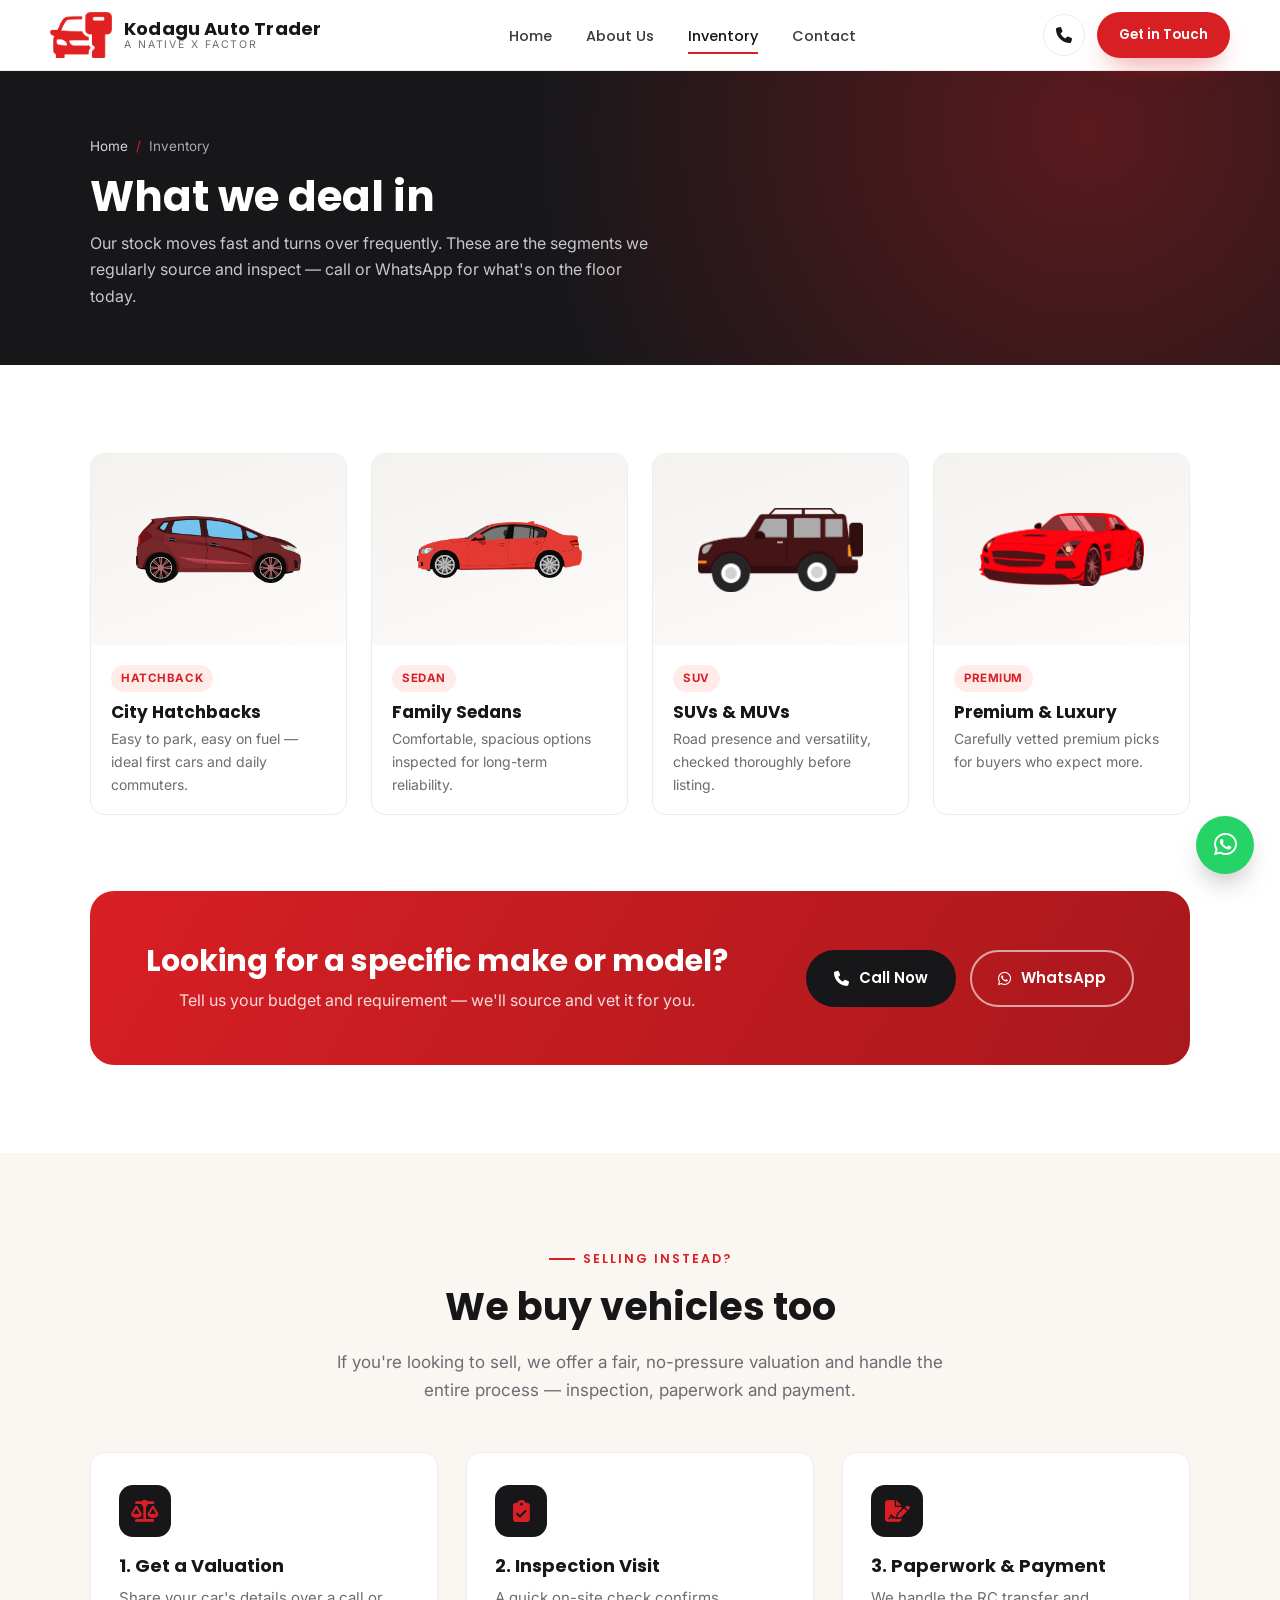
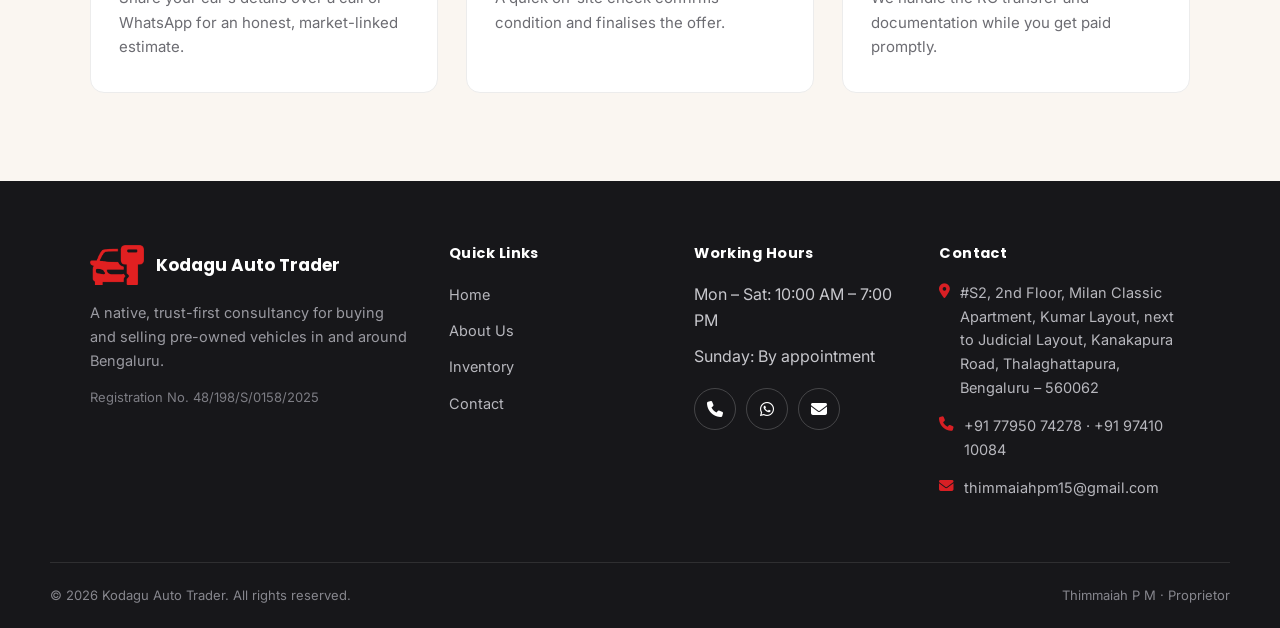
<file: inventory.html>
<!doctype html>
<html lang="en">
<head>
<meta charset="UTF-8">
<meta name="viewport" content="width=device-width, initial-scale=1.0">
<title>Inventory | Kodagu Auto Trader</title>
<meta name="description" content="Browse the segments Kodagu Auto Trader deals in — hatchbacks, sedans, SUVs and premium pre-owned cars — and get in touch for current availability.">
<meta name="author" content="Kodagu Auto Trader">
<meta name="robots" content="index, follow">
<link rel="canonical" href="https://kodaguautotrader.com/inventory">
<meta name="theme-color" content="#d81f24">

<!-- Open Graph / Facebook / WhatsApp -->
<meta property="og:type" content="website">
<meta property="og:site_name" content="Kodagu Auto Trader">
<meta property="og:url" content="https://kodaguautotrader.com/inventory">
<meta property="og:title" content="Inventory | Kodagu Auto Trader">
<meta property="og:description" content="Browse the segments Kodagu Auto Trader deals in — hatchbacks, sedans, SUVs and premium pre-owned cars — and get in touch for current availability.">
<meta property="og:image" content="https://kodaguautotrader.com/assets/images/og/og-default.jpg">
<meta property="og:image:width" content="1200">
<meta property="og:image:height" content="630">
<meta property="og:image:alt" content="Kodagu Auto Trader — A Native X Factor">
<meta property="og:locale" content="en_IN">

<!-- Twitter -->
<meta name="twitter:card" content="summary_large_image">
<meta name="twitter:title" content="Inventory | Kodagu Auto Trader">
<meta name="twitter:description" content="Hatchbacks, sedans, SUVs and premium pre-owned cars — inspected and sourced by Kodagu Auto Trader.">
<meta name="twitter:image" content="https://kodaguautotrader.com/assets/images/og/og-default.jpg">

<link rel="icon" type="image/png" href="assets/images/logo/favicon-32.png">
<link rel="apple-touch-icon" href="assets/images/logo/favicon-180.png">
<link rel="preconnect" href="https://fonts.googleapis.com">
<link href="https://fonts.googleapis.com/css2?family=Inter:wght@400;500;600;700&family=Poppins:wght@500;600;700;800&display=swap" rel="stylesheet">
<link rel="stylesheet" href="https://cdnjs.cloudflare.com/ajax/libs/font-awesome/6.5.1/css/all.min.css">
<link rel="stylesheet" href="assets/css/style.css">
</head>
<body>

<header class="site-header">
  <div class="container header-inner">
    <a href="/" class="brand">
      <img src="assets/images/logo/icon.png" alt="Kodagu Auto Trader">
      <span class="brand-text"><strong>Kodagu Auto Trader</strong><span>A Native X Factor</span></span>
    </a>
    <nav class="main-nav">
      <ul>
        <li><a href="/">Home</a></li>
        <li><a href="/about">About Us</a></li>
        <li><a href="/inventory" class="active">Inventory</a></li>
        <li><a href="/contact">Contact</a></li>
      </ul>
    </nav>
    <div class="header-actions">
      <a href="tel:+917795074278" class="icon-btn call-desktop" title="Call us"><i class="fas fa-phone"></i></a>
      <a href="/contact" class="btn btn-primary btn-sm">Get in Touch</a>
      <button class="nav-toggle" aria-label="Toggle menu"><span></span><span></span><span></span></button>
    </div>
  </div>
</header>

<section class="page-banner">
  <div class="container">
    <div class="breadcrumb"><a href="/">Home</a><span>/</span>Inventory</div>
    <h1>What we deal in</h1>
    <p>Our stock moves fast and turns over frequently. These are the segments we regularly source and inspect &mdash; call or WhatsApp for what's on the floor today.</p>
  </div>
</section>

<section class="section">
  <div class="container">
    <div class="grid-4">
      <div class="car-card reveal">
        <div class="img-wrap"><img src="assets/images/inventory/icons/hatchback.png" alt="Hatchback icon"></div>
        <div class="body">
          <span class="tag">Hatchback</span>
          <h3>City Hatchbacks</h3>
          <p>Easy to park, easy on fuel &mdash; ideal first cars and daily commuters.</p>
        </div>
      </div>
      <div class="car-card reveal">
        <div class="img-wrap"><img src="assets/images/inventory/icons/sedan.png" alt="Sedan icon"></div>
        <div class="body">
          <span class="tag">Sedan</span>
          <h3>Family Sedans</h3>
          <p>Comfortable, spacious options inspected for long-term reliability.</p>
        </div>
      </div>
      <div class="car-card reveal">
        <div class="img-wrap"><img src="assets/images/inventory/icons/suv.png" alt="SUV icon"></div>
        <div class="body">
          <span class="tag">SUV</span>
          <h3>SUVs &amp; MUVs</h3>
          <p>Road presence and versatility, checked thoroughly before listing.</p>
        </div>
      </div>
      <div class="car-card reveal">
        <div class="img-wrap"><img src="assets/images/inventory/icons/premium.png" alt="Premium car icon"></div>
        <div class="body">
          <span class="tag">Premium</span>
          <h3>Premium &amp; Luxury</h3>
          <p>Carefully vetted premium picks for buyers who expect more.</p>
        </div>
      </div>
    </div>

    <div class="section--tight" style="text-align:center; padding-bottom:0;">
      <div class="cta-banner reveal" style="margin-top:20px;">
        <div>
          <h2>Looking for a specific make or model?</h2>
          <p>Tell us your budget and requirement &mdash; we'll source and vet it for you.</p>
        </div>
        <div class="cta-actions">
          <a href="tel:+917795074278" class="btn btn-dark"><i class="fas fa-phone"></i> Call Now</a>
          <a href="https://wa.me/917795074278" target="_blank" rel="noopener" class="btn btn-outline"><i class="fab fa-whatsapp"></i> WhatsApp</a>
        </div>
      </div>
    </div>
  </div>
</section>

<section class="section section--cream">
  <div class="container">
    <div class="section-head center reveal">
      <span class="eyebrow">Selling Instead?</span>
      <h2>We buy vehicles too</h2>
      <p>If you're looking to sell, we offer a fair, no-pressure valuation and handle the entire process &mdash; inspection, paperwork and payment.</p>
    </div>
    <div class="grid-3">
      <div class="service-card reveal">
        <div class="ic"><i class="fas fa-scale-balanced"></i></div>
        <h3>1. Get a Valuation</h3>
        <p>Share your car's details over a call or WhatsApp for an honest, market-linked estimate.</p>
      </div>
      <div class="service-card reveal">
        <div class="ic"><i class="fas fa-clipboard-check"></i></div>
        <h3>2. Inspection Visit</h3>
        <p>A quick on-site check confirms condition and finalises the offer.</p>
      </div>
      <div class="service-card reveal">
        <div class="ic"><i class="fas fa-file-signature"></i></div>
        <h3>3. Paperwork &amp; Payment</h3>
        <p>We handle the RC transfer and documentation while you get paid promptly.</p>
      </div>
    </div>
  </div>
</section>

<footer class="site-footer">
  <div class="container footer-grid">
    <div>
      <div class="footer-brand">
        <img src="assets/images/logo/icon.png" alt="Kodagu Auto Trader">
        <strong>Kodagu Auto Trader</strong>
      </div>
      <p>A native, trust-first consultancy for buying and selling pre-owned vehicles in and around Bengaluru.</p>
      <p style="color:#7d7d84; font-size:13px;">Registration No. 48/198/S/0158/2025</p>
    </div>
    <div>
      <h4>Quick Links</h4>
      <ul class="footer-links">
        <li><a href="/">Home</a></li>
        <li><a href="/about">About Us</a></li>
        <li><a href="/inventory">Inventory</a></li>
        <li><a href="/contact">Contact</a></li>
      </ul>
    </div>
    <div>
      <h4>Working Hours</h4>
      <ul class="footer-links">
        <li>Mon &ndash; Sat: 10:00 AM &ndash; 7:00 PM</li>
        <li>Sunday: By appointment</li>
      </ul>
      <div class="footer-social">
        <a href="tel:+917795074278" class="icon-btn" style="border-color:rgba(255,255,255,0.2); color:#fff;"><i class="fas fa-phone"></i></a>
        <a href="https://wa.me/917795074278" target="_blank" rel="noopener" class="icon-btn" style="border-color:rgba(255,255,255,0.2); color:#fff;"><i class="fab fa-whatsapp"></i></a>
        <a href="mailto:thimmaiahpm15@gmail.com" class="icon-btn" style="border-color:rgba(255,255,255,0.2); color:#fff;"><i class="fas fa-envelope"></i></a>
      </div>
    </div>
    <div>
      <h4>Contact</h4>
      <ul class="footer-contact">
        <li><i class="fas fa-location-dot"></i> #S2, 2nd Floor, Milan Classic Apartment, Kumar Layout, next to Judicial Layout, Kanakapura Road, Thalaghattapura, Bengaluru &ndash; 560062</li>
        <li><i class="fas fa-phone"></i> +91 77950 74278 &middot; +91 97410 10084</li>
        <li><i class="fas fa-envelope"></i> thimmaiahpm15@gmail.com</li>
      </ul>
    </div>
  </div>
  <div class="container footer-bottom">
    <span>&copy; <span id="year"></span> Kodagu Auto Trader. All rights reserved.</span>
    <span>Thimmaiah P M &middot; Proprietor</span>
  </div>
</footer>

<a href="https://wa.me/917795074278" target="_blank" rel="noopener" class="whatsapp-float" title="Chat on WhatsApp"><i class="fab fa-whatsapp"></i></a>
<div class="back-top" title="Back to top"><i class="fas fa-arrow-up"></i></div>

<script src="assets/js/main.js"></script>
<script>document.getElementById("year").textContent = new Date().getFullYear();</script>
</body>
</html>
</file>
<file: assets/css/style.css>
/* Kodagu Auto Trader — base styles */

:root {
  --red: #d81f24;
  --red-dark: #a8181c;
  --red-light: #ffece9;
  --ink: #17171a;
  --ink-soft: #3a3a3f;
  --paper: #ffffff;
  --cream: #faf6f1;
  --line: #ececec;
  --muted: #6c6c72;
  --shadow: 0 20px 45px -20px rgba(23, 23, 26, 0.25);
  --radius: 14px;
  --container: 1180px;
  --font-head: "Poppins", "Segoe UI", sans-serif;
  --font-body: "Inter", "Segoe UI", sans-serif;
}

* { box-sizing: border-box; }
html { scroll-behavior: smooth; }

body {
  margin: 0;
  font-family: var(--font-body);
  color: var(--ink);
  background: var(--paper);
  line-height: 1.65;
  -webkit-font-smoothing: antialiased;
}

img { max-width: 100%; display: block; }
a { color: inherit; text-decoration: none; }
ul { margin: 0; padding: 0; list-style: none; }
h1, h2, h3, h4 {
  font-family: var(--font-head);
  line-height: 1.2;
  margin: 0 0 0.5em;
  color: var(--ink);
}
p { margin: 0 0 1em; }

html, body { overflow-x: hidden; }

.container {
  width: 100%;
  max-width: var(--container);
  margin: 0 auto;
  padding: 0 clamp(20px, 5vw, 40px);
}

.section {
  padding: 88px 0;
}
.section--tight { padding: 56px 0; }
.section--cream { background: var(--cream); }
.section--ink { background: var(--ink); color: #eee; }
.section--ink h2, .section--ink h3 { color: #fff; }

.eyebrow {
  display: inline-flex;
  align-items: center;
  gap: 8px;
  font-family: var(--font-head);
  font-size: 12.5px;
  font-weight: 600;
  letter-spacing: 0.16em;
  text-transform: uppercase;
  color: var(--red);
  margin-bottom: 14px;
}
.eyebrow::before {
  content: "";
  width: 26px;
  height: 2px;
  background: var(--red);
  display: inline-block;
}

.section-head {
  max-width: 640px;
  margin: 0 0 48px;
}
.section-head.center { margin-left: auto; margin-right: auto; text-align: center; }
.section-head h2 { font-size: clamp(26px, 3.2vw, 38px); }
.section-head p { color: var(--muted); font-size: 17px; }

/* Buttons */
.btn {
  display: inline-flex;
  align-items: center;
  gap: 10px;
  padding: 14px 26px;
  border-radius: 999px;
  font-family: var(--font-head);
  font-weight: 600;
  font-size: 15px;
  border: 2px solid transparent;
  cursor: pointer;
  transition: transform 0.18s ease, box-shadow 0.18s ease, background 0.18s ease, color 0.18s ease;
  white-space: nowrap;
}
.btn:hover { transform: translateY(-2px); }
.btn-primary { background: var(--red); color: #fff; box-shadow: 0 14px 28px -12px rgba(216, 31, 36, 0.55); }
.btn-primary:hover { background: var(--red-dark); }
.btn-dark { background: var(--ink); color: #fff; }
.btn-dark:hover { background: #000; }
.btn-outline { border-color: rgba(255,255,255,0.5); color: #fff; }
.btn-outline:hover { background: rgba(255,255,255,0.12); }
.btn-outline-dark { border-color: var(--ink); color: var(--ink); }
.btn-outline-dark:hover { background: var(--ink); color: #fff; }
.btn-block { width: 100%; justify-content: center; }
.btn-sm { padding: 10px 20px; font-size: 13.5px; }

/* Header */
.site-header {
  position: sticky;
  top: 0;
  z-index: 100;
  background: rgba(255,255,255,0.92);
  backdrop-filter: saturate(180%) blur(10px);
  border-bottom: 1px solid var(--line);
}
.header-inner {
  display: flex;
  align-items: center;
  justify-content: space-between;
  gap: 24px;
  padding: 12px 0;
}
.brand { display: flex; align-items: center; gap: 12px; }
.brand img { height: 46px; width: auto; }
.brand-text { display: flex; flex-direction: column; line-height: 1.15; }
.brand-text strong { font-family: var(--font-head); font-size: 18px; letter-spacing: 0.01em; }
.brand-text span { font-size: 10.5px; letter-spacing: 0.18em; text-transform: uppercase; color: var(--muted); }

.main-nav ul { display: flex; gap: 34px; }
.main-nav a {
  font-family: var(--font-head);
  font-size: 14.5px;
  font-weight: 500;
  color: var(--ink-soft);
  position: relative;
  padding: 6px 0;
}
.main-nav a::after {
  content: "";
  position: absolute; left: 0; bottom: -2px;
  width: 0; height: 2px; background: var(--red);
  transition: width 0.2s ease;
}
.main-nav a:hover, .main-nav a.active { color: var(--ink); }
.main-nav a:hover::after, .main-nav a.active::after { width: 100%; }

.header-actions { display: flex; align-items: center; gap: 12px; }
.icon-btn {
  display: inline-flex; align-items: center; justify-content: center;
  width: 42px; height: 42px; border-radius: 50%;
  border: 1px solid var(--line); color: var(--ink);
  transition: background 0.2s ease, color 0.2s ease, border-color 0.2s ease;
}
.icon-btn:hover { background: var(--red); border-color: var(--red); color: #fff; }

.nav-toggle {
  display: none;
  flex-direction: column;
  gap: 5px;
  background: none;
  border: none;
  cursor: pointer;
  padding: 6px;
}
.nav-toggle span { width: 24px; height: 2px; background: var(--ink); border-radius: 2px; }

/* Hero */
.hero {
  position: relative;
  overflow: hidden;
  background: var(--ink);
  color: #fff;
}
.hero::before {
  content: "";
  position: absolute; inset: 0;
  background:
    radial-gradient(circle at 82% 18%, rgba(216,31,36,0.35), transparent 45%),
    radial-gradient(circle at 8% 90%, rgba(216,31,36,0.22), transparent 40%);
}
.hero-inner {
  position: relative;
  display: grid;
  grid-template-columns: 1.1fr 0.9fr;
  align-items: center;
  gap: 40px;
  padding: 96px 24px 84px;
}

@media (max-width: 980px) {
  .hero-inner { padding-left: 20px; padding-right: 20px; }
}
.hero-eyebrow {
  display: inline-flex; align-items: center; gap: 10px;
  background: rgba(255,255,255,0.08);
  border: 1px solid rgba(255,255,255,0.15);
  padding: 8px 16px; border-radius: 999px;
  font-family: var(--font-head); font-size: 12.5px; font-weight: 600;
  letter-spacing: 0.1em; text-transform: uppercase; color: #ffd9d9;
  margin-bottom: 22px;
}
.hero h1 {
  font-size: clamp(34px, 4.8vw, 56px);
  color: #fff;
  margin-bottom: 20px;
}
.hero h1 em { font-style: normal; color: var(--red); }
.hero p.lead {
  font-size: 18px; color: #cfcfd4; max-width: 520px; margin-bottom: 32px;
}
.hero-actions { display: flex; gap: 16px; flex-wrap: wrap; margin-bottom: 40px; }
.hero-stats { display: flex; gap: 34px; flex-wrap: wrap; }
.hero-stats div strong { display: block; font-family: var(--font-head); font-size: 26px; color: #fff; }
.hero-stats div span { font-size: 13px; color: #a9a9ae; }

.hero-visual {
  position: relative;
  display: flex; align-items: center; justify-content: center;
}
.hero-visual .glow {
  position: absolute; width: 340px; height: 340px; border-radius: 50%;
  background: radial-gradient(circle, rgba(216,31,36,0.45), transparent 70%);
  filter: blur(10px);
}
.hero-visual img { position: relative; width: min(360px, 80%); }
.hero-badge {
  position: absolute; bottom: 6%; left: 6%;
  background: #fff; color: var(--ink);
  border-radius: var(--radius);
  padding: 14px 18px;
  box-shadow: var(--shadow);
  display: flex; align-items: center; gap: 12px;
  font-family: var(--font-head);
}
.hero-badge .num { font-size: 22px; font-weight: 700; color: var(--red); }
.hero-badge span { display: block; font-size: 12px; color: var(--muted); font-family: var(--font-body); }

/* Trust strip */
.trust-strip {
  background: var(--paper);
  border-bottom: 1px solid var(--line);
}
.trust-grid {
  display: grid;
  grid-template-columns: repeat(4, 1fr);
  gap: 24px;
  padding: 34px 0;
}
.trust-item { display: flex; align-items: center; gap: 14px; }
.trust-item .ic {
  width: 44px; height: 44px; border-radius: 12px;
  background: var(--red-light); color: var(--red);
  display: flex; align-items: center; justify-content: center;
  font-size: 19px; flex-shrink: 0;
}
.trust-item strong { display: block; font-family: var(--font-head); font-size: 14.5px; }
.trust-item span { font-size: 12.5px; color: var(--muted); }

/* Cards */
.grid-3 { display: grid; grid-template-columns: repeat(3, 1fr); gap: 28px; }
.grid-4 { display: grid; grid-template-columns: repeat(4, 1fr); gap: 24px; }
.grid-2 { display: grid; grid-template-columns: 1fr 1fr; gap: 40px; }

.service-card {
  background: var(--paper);
  border: 1px solid var(--line);
  border-radius: var(--radius);
  padding: 32px 28px;
  transition: transform 0.2s ease, box-shadow 0.2s ease, border-color 0.2s ease;
}
.service-card:hover { transform: translateY(-6px); box-shadow: var(--shadow); border-color: transparent; }
.service-card .ic {
  width: 52px; height: 52px; border-radius: 14px;
  background: var(--ink); color: var(--red);
  display: flex; align-items: center; justify-content: center;
  font-size: 22px; margin-bottom: 18px;
}
.service-card h3 { font-size: 18px; }
.service-card p { color: var(--muted); font-size: 15px; margin-bottom: 0; }

.car-card {
  border-radius: var(--radius);
  overflow: hidden;
  background: var(--paper);
  border: 1px solid var(--line);
  transition: transform 0.2s ease, box-shadow 0.2s ease;
}
.car-card:hover { transform: translateY(-6px); box-shadow: var(--shadow); }
.car-card .img-wrap {
  aspect-ratio: 4/3; overflow: hidden;
  background: linear-gradient(160deg, #f4f2ef, #fcfbfa);
  display: flex; align-items: center; justify-content: center;
  padding: 22px;
}
.car-card .img-wrap img { width: 78%; height: auto; object-fit: contain; transition: transform 0.35s ease; }
.car-card:hover .img-wrap img { transform: scale(1.06) translateY(-2px); }
.car-card .body { padding: 18px 20px; }
.car-card .tag {
  display: inline-block; font-size: 11.5px; font-weight: 700;
  letter-spacing: 0.05em; text-transform: uppercase;
  color: var(--red); background: var(--red-light);
  padding: 4px 10px; border-radius: 999px; margin-bottom: 10px;
}
.car-card h3 { font-size: 17px; margin-bottom: 4px; }
.car-card p { color: var(--muted); font-size: 14px; margin: 0; }

/* Proprietor */
.proprietor {
  display: grid;
  grid-template-columns: 0.85fr 1.15fr;
  gap: 56px;
  align-items: center;
}
.proprietor-photo {
  position: relative;
  border-radius: 24px;
  overflow: hidden;
  background: var(--red-light);
  padding: 22px 22px 0;
}
.proprietor-photo img { width: 100%; border-radius: 18px 18px 0 0; }
.proprietor-quote {
  background: var(--ink); color: #fff; border-radius: var(--radius);
  padding: 22px 24px; margin-top: -1px;
  font-family: var(--font-head); font-size: 14.5px; line-height: 1.5;
}
.proprietor-quote strong { color: var(--red); }
.proprietor h2 { font-size: clamp(24px, 3vw, 32px); }
.proprietor .role { color: var(--red); font-weight: 600; font-family: var(--font-head); font-size: 14px; margin-bottom: 14px; display: block; }
.proprietor .facts { display: flex; gap: 26px; margin-top: 26px; flex-wrap: wrap; }
.proprietor .facts div strong { display: block; font-family: var(--font-head); font-size: 22px; color: var(--red); }
.proprietor .facts div span { font-size: 12.5px; color: var(--muted); }

/* CTA banner */
.cta-banner {
  background: linear-gradient(120deg, var(--red), var(--red-dark));
  color: #fff;
  border-radius: 24px;
  padding: 52px 56px;
  display: flex; align-items: center; justify-content: space-between;
  gap: 30px; flex-wrap: wrap;
}
.cta-banner h2 { color: #fff; margin-bottom: 8px; font-size: clamp(22px, 2.6vw, 30px); }
.cta-banner p { color: rgba(255,255,255,0.85); margin: 0; }
.cta-actions { display: flex; gap: 14px; flex-wrap: wrap; }
.cta-banner .btn-dark { background: #17171a; }
.cta-banner .btn-outline { border-color: rgba(255,255,255,0.6); }

/* Footer */
.site-footer { background: var(--ink); color: #c7c7cc; padding-top: 64px; }
.footer-grid {
  display: grid;
  grid-template-columns: 1.4fr 0.9fr 0.9fr 1.1fr;
  gap: 40px;
  padding-bottom: 48px;
  border-bottom: 1px solid rgba(255,255,255,0.1);
}
.footer-brand { display: flex; align-items: center; gap: 12px; margin-bottom: 16px; }
.footer-brand img { height: 40px; }
.footer-brand strong { font-family: var(--font-head); color: #fff; font-size: 17px; }
.site-footer h4 { color: #fff; font-size: 14.5px; letter-spacing: 0.03em; margin-bottom: 18px; }
.site-footer p { color: #9a9aa1; font-size: 14.5px; }
.footer-links li { margin-bottom: 10px; }
.footer-links a { color: #b7b7bd; font-size: 14.5px; transition: color 0.2s ease; }
.footer-links a:hover { color: var(--red); }
.footer-contact li { display: flex; gap: 10px; margin-bottom: 14px; font-size: 14.5px; color: #b7b7bd; align-items: flex-start; }
.footer-contact li i { color: var(--red); margin-top: 3px; }
.footer-social { display: flex; gap: 10px; margin-top: 18px; }
.footer-bottom {
  display: flex; align-items: center; justify-content: space-between;
  padding: 22px 0; font-size: 13px; color: #86868d; flex-wrap: wrap; gap: 10px;
}
.footer-bottom a { color: #b7b7bd; }

/* Page banner (inner pages) */
.page-banner {
  background: var(--ink);
  color: #fff;
  padding: 64px 0 56px;
  position: relative;
  overflow: hidden;
}
.page-banner::before {
  content: "";
  position: absolute; inset: 0;
  background: radial-gradient(circle at 85% 20%, rgba(216,31,36,0.35), transparent 50%);
}
.page-banner .container { position: relative; }
.breadcrumb { display: flex; gap: 8px; font-size: 13.5px; color: #a9a9ae; margin-bottom: 14px; }
.breadcrumb a { color: #d6d6da; }
.breadcrumb span { color: var(--red); }
.page-banner h1 { color: #fff; font-size: clamp(28px, 4vw, 42px); margin-bottom: 8px; }
.page-banner p { color: #c7c7cc; max-width: 560px; margin: 0; }

/* Values / icon list */
.value-grid { display: grid; grid-template-columns: repeat(4, 1fr); gap: 24px; }
.value-card { text-align: center; padding: 30px 20px; }
.value-card .ic {
  width: 60px; height: 60px; margin: 0 auto 16px;
  border-radius: 50%; background: var(--red-light); color: var(--red);
  display: flex; align-items: center; justify-content: center; font-size: 24px;
}
.value-card h3 { font-size: 16.5px; }
.value-card p { color: var(--muted); font-size: 14px; margin: 0; }

/* Timeline / accordion */
.accordion-item { border-bottom: 1px solid var(--line); }
.accordion-item:first-child { border-top: 1px solid var(--line); }
.accordion-head {
  width: 100%; text-align: left; background: none; border: none;
  padding: 20px 4px; display: flex; align-items: center; justify-content: space-between;
  font-family: var(--font-head); font-weight: 600; font-size: 16px; cursor: pointer; color: var(--ink);
}
.accordion-head .chev { transition: transform 0.25s ease; color: var(--red); }
.accordion-item.open .accordion-head .chev { transform: rotate(180deg); }
.accordion-body { max-height: 0; overflow: hidden; transition: max-height 0.3s ease; }
.accordion-item.open .accordion-body { max-height: 400px; }
.accordion-body-inner { padding: 0 4px 22px; color: var(--muted); font-size: 15px; }
.accordion-body-inner ul { padding-left: 18px; list-style: disc; margin-top: 8px; }
.accordion-body-inner li { margin-bottom: 6px; }

/* Contact page */
.contact-grid { display: grid; grid-template-columns: 1fr 1fr; gap: 48px; align-items: start; }
.info-card {
  display: flex; gap: 16px; padding: 22px;
  border: 1px solid var(--line); border-radius: var(--radius); margin-bottom: 16px;
}
.info-card .ic {
  width: 46px; height: 46px; border-radius: 12px; flex-shrink: 0;
  background: var(--ink); color: var(--red);
  display: flex; align-items: center; justify-content: center; font-size: 18px;
}
.info-card h4 { font-size: 15px; margin-bottom: 4px; }
.info-card p { margin: 0; color: var(--muted); font-size: 14.5px; }
.info-card a { color: var(--ink); font-weight: 600; }

.form-card {
  background: var(--cream); border-radius: 20px; padding: 36px;
}
.form-row { display: grid; grid-template-columns: 1fr 1fr; gap: 16px; margin-bottom: 16px; }
.field { margin-bottom: 16px; }
.field label { display: block; font-size: 13px; font-weight: 600; margin-bottom: 6px; font-family: var(--font-head); }
.field input, .field select, .field textarea {
  width: 100%; padding: 13px 15px; border-radius: 10px;
  border: 1px solid #ddd7ce; background: #fff;
  font-family: var(--font-body); font-size: 14.5px;
}
.field textarea { resize: vertical; min-height: 110px; }
.field input:focus, .field textarea:focus, .field select:focus { outline: 2px solid var(--red); outline-offset: 1px; }

.map-wrap { border-radius: 20px; overflow: hidden; border: 1px solid var(--line); }
.map-wrap iframe { width: 100%; height: 340px; border: 0; display: block; }

/* WhatsApp float */
.whatsapp-float {
  position: fixed; bottom: 26px; right: 26px; z-index: 200;
  width: 58px; height: 58px; border-radius: 50%;
  background: #25D366; color: #fff;
  display: flex; align-items: center; justify-content: center;
  font-size: 26px; box-shadow: 0 14px 28px -10px rgba(0,0,0,0.35);
  transition: transform 0.2s ease;
}
.whatsapp-float:hover { transform: scale(1.08); }

/* Back to top */
.back-top {
  position: fixed; bottom: 26px; right: 96px; z-index: 200;
  width: 46px; height: 46px; border-radius: 50%;
  background: var(--ink); color: #fff;
  display: flex; align-items: center; justify-content: center;
  opacity: 0; pointer-events: none; transform: translateY(10px);
  transition: all 0.25s ease;
}
.back-top.show { opacity: 1; pointer-events: auto; transform: translateY(0); }

/* Reveal animation */
.reveal { opacity: 0; transform: translateY(24px); transition: opacity 0.6s ease, transform 0.6s ease; }
.reveal.in { opacity: 1; transform: translateY(0); }

/* Responsive */
@media (max-width: 980px) {
  .hero-inner { grid-template-columns: 1fr; padding-top: 48px; }
  .hero-visual { order: -1; margin-bottom: 12px; }
  .trust-grid { grid-template-columns: repeat(2, 1fr); }
  .grid-3 { grid-template-columns: repeat(2, 1fr); }
  .grid-4 { grid-template-columns: repeat(2, 1fr); }
  .grid-2 { grid-template-columns: 1fr; }
  .proprietor { grid-template-columns: 1fr; }
  .proprietor-photo { max-width: 360px; margin: 0 auto; }
  .value-grid { grid-template-columns: repeat(2, 1fr); }
  .footer-grid { grid-template-columns: 1fr 1fr; }
  .contact-grid { grid-template-columns: 1fr; }
  .cta-banner { padding: 40px; }
}

@media (max-width: 720px) {
  .main-nav, .header-actions .icon-btn.call-desktop { display: none; }
  .nav-toggle { display: flex; }
  .header-inner { gap: 12px; }
  .brand { gap: 10px; min-width: 0; }
  .brand img { height: 38px; flex-shrink: 0; }
  .brand-text strong { font-size: 15.5px; white-space: nowrap; }
  .brand-text span { font-size: 9px; }
  .header-actions { gap: 8px; }
  .main-nav {
    position: fixed; inset: 68px 16px auto 16px;
    background: #fff; border-radius: 16px; box-shadow: var(--shadow);
    padding: 12px; border: 1px solid var(--line);
    transform: translateY(-12px); opacity: 0; pointer-events: none;
    transition: all 0.22s ease;
  }
  .main-nav.open { transform: translateY(0); opacity: 1; pointer-events: auto; }
  .main-nav ul { flex-direction: column; gap: 4px; }
  .main-nav a { display: block; padding: 12px 14px; border-radius: 10px; }
  .main-nav a:hover, .main-nav a.active { background: var(--red-light); }
  .main-nav a::after { display: none; }
  .grid-3, .grid-4 { grid-template-columns: 1fr; }
  .value-grid { grid-template-columns: 1fr; }
  .footer-grid { grid-template-columns: 1fr; }
  .form-row { grid-template-columns: 1fr; }
  .cta-banner { flex-direction: column; align-items: flex-start; }
  .hero-stats { gap: 22px; }
  .section { padding: 64px 0; }
  .hero-inner { padding-top: 40px; }
  .hero-visual img { width: min(280px, 68%); }
  .hero-visual .glow { width: 260px; height: 260px; }
  .hero-badge { left: 4%; bottom: 4%; padding: 12px 14px; }
  .hero { overflow: hidden; }
}

@media (max-width: 440px) {
  .header-inner .btn.btn-primary.btn-sm { display: none; }
}
</file>
